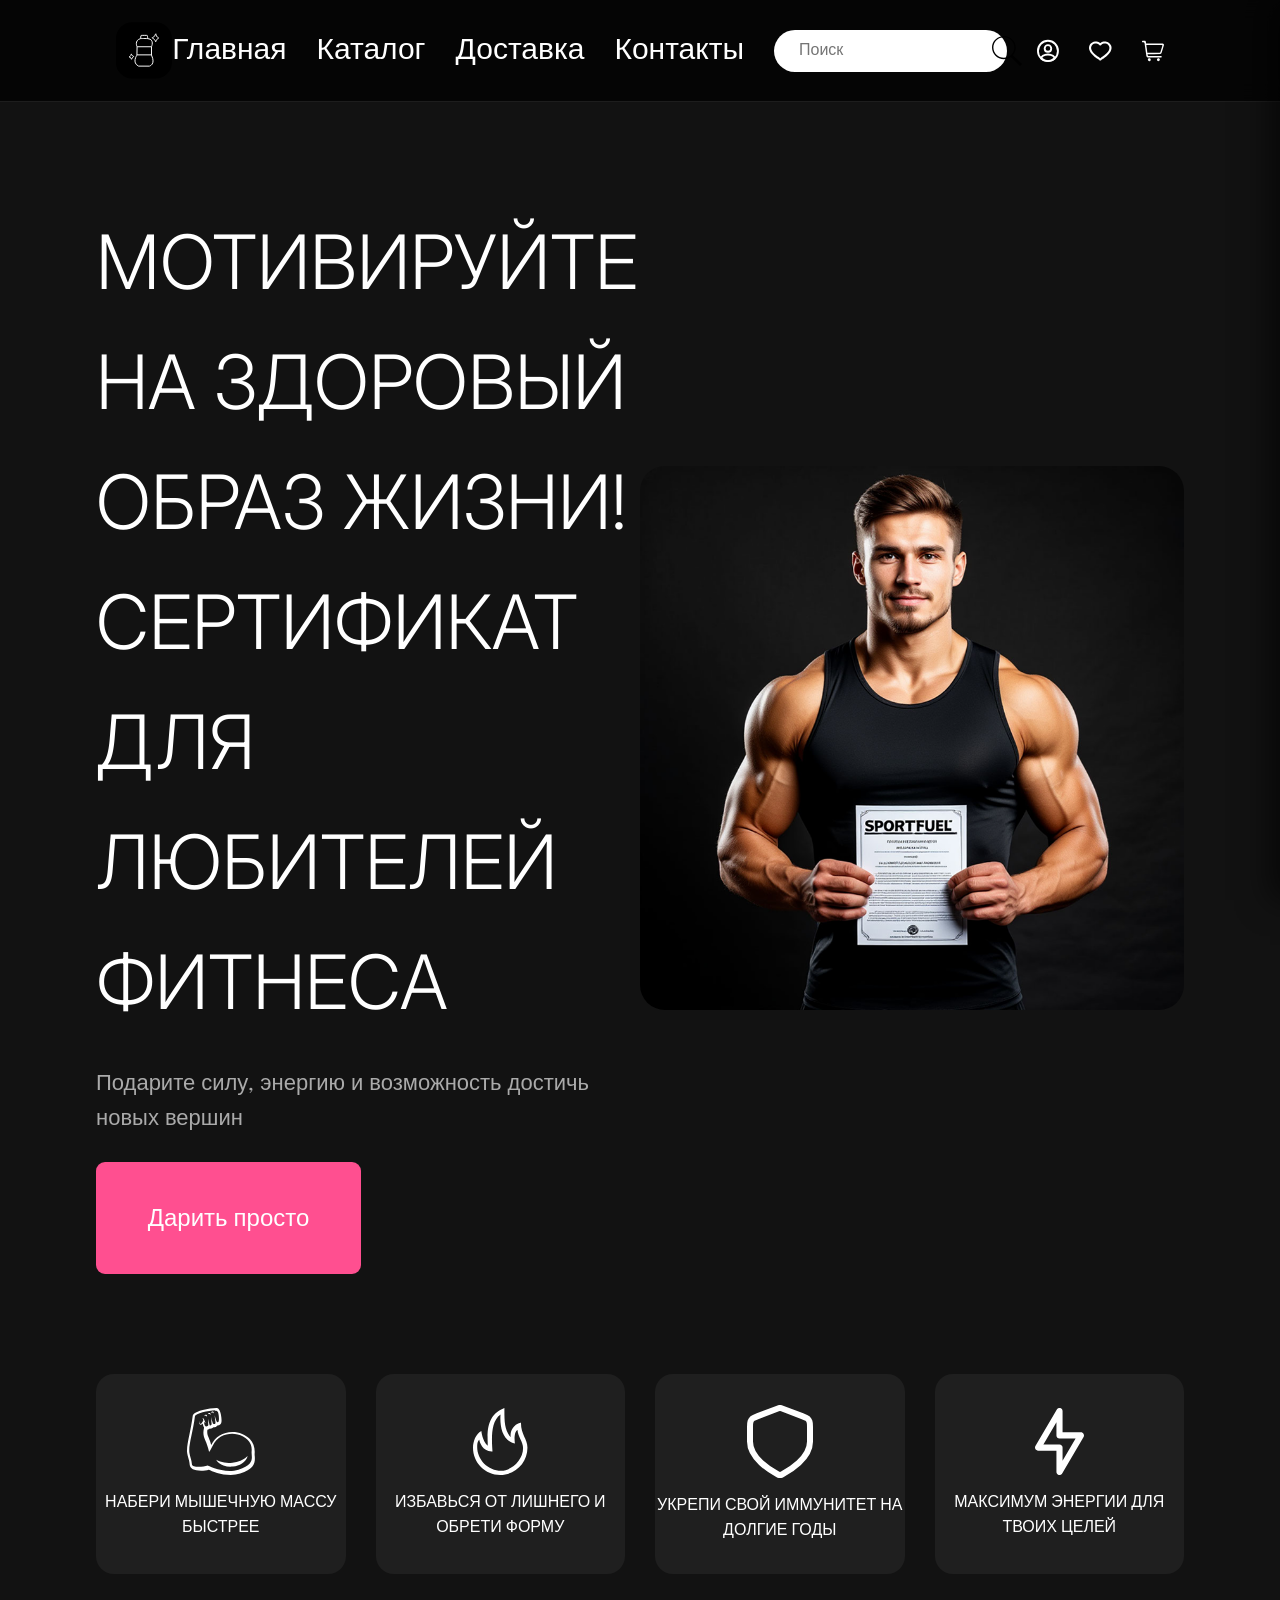
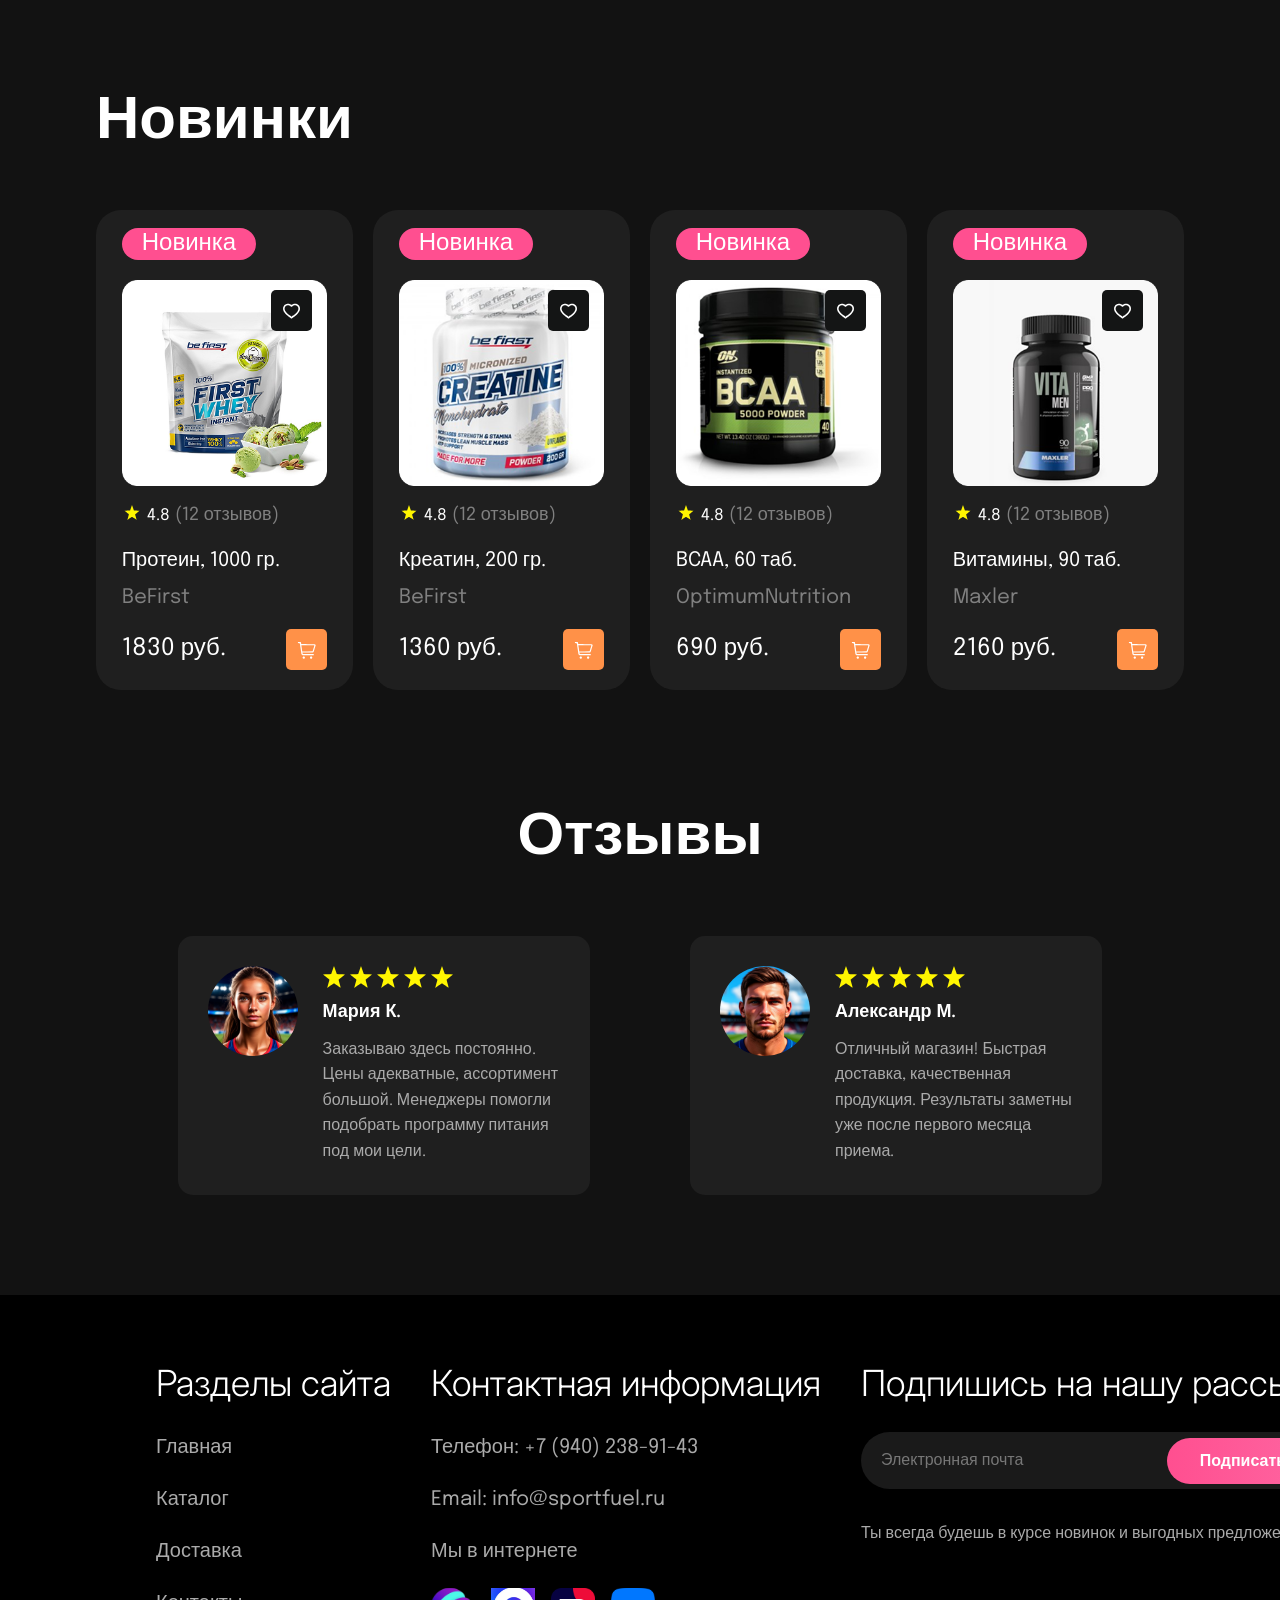
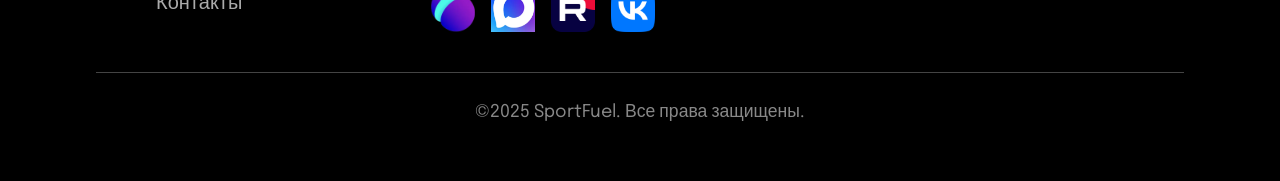
<file: index.html>
<!DOCTYPE html>
<html lang="ru">
<head>
    <meta charset="UTF-8">
    <meta name="viewport" content="width=device-width, initial-scale=1.0">
    <title>SportFuel — Интернет-магазин спортивного питания</title>
    <link rel="stylesheet" href="assets/css/header-footer.css">
    <link rel="stylesheet" href="assets/css/index.css">
    <link rel="stylesheet" href="assets/css/conf.css">
    <link href="https://fonts.googleapis.com/css2?family=Epilogue:ital,wght@0,100..900;1,100..900&family=Inter:ital,opsz,wght@0,14..32,100..900;1,14..32,100..900&display=swap" rel="stylesheet">
</head>
<body>

<!-- === HEADER === -->
<header class="header">
    <div class="header__inner">

        <a href="index.html" class="header__logo">
            <img src="assets/images/systemImg/logo.svg" alt="SportFuel">
        </a>

        <input type="checkbox" id="burger" class="header__burger-checkbox" aria-label="Открыть меню">

        <label for="burger" class="header__overlay"></label>

        <label for="burger" class="header__burger-button">
            <span class="header__burger-line"></span>
            <span class="header__burger-line"></span>
            <span class="header__burger-line"></span>
        </label>

        <nav class="header__nav">
            <a href="index.html" class="header__nav-link">Главная</a>
            <a href="katalog.html" class="header__nav-link">Каталог</a>
            <a href="payment_and_delivery.html" class="header__nav-link">Доставка</a>
            <a href="order.html" class="header__nav-link">Контакты</a>

            <div class="header__search">
                <input type="text" placeholder="Поиск" class="header__search-input">
                <img src="assets/images/systemImg/search.svg" alt="Поиск">
            </div>

            <a href="profile.html" class="header__icon-link">
                <img src="assets/images/systemImg/profile.svg" alt="Профиль">
            </a>
            <a href="favorite.html" class="header__icon-link">
                <img src="assets/images/systemImg/favorite.svg" alt="Избранное">
            </a>
            <a href="cart.html" class="header__icon-link">
                <img src="assets/images/systemImg/cart.svg" alt="Корзина">
            </a>
        </nav>

        <div class="header__mobile-menu">
            <div class="header__mobile-inner">
                <a href="index.html" class="header__mobile-link">
                    <img src="assets/images/systemImg/home.svg" alt="Главная">
                    <span>Главная</span>
                </a>
                <a href="katalog.html" class="header__mobile-link">
                    <img src="assets/images/systemImg/list.svg" alt="Каталог">
                    <span>Каталог</span>
                </a>
                <a href="payment_and_delivery.html" class="header__mobile-link">
                    <img src="assets/images/systemImg/truck.svg" alt="Доставка">
                    <span>Доставка</span>
                </a>
                <a href="order.html" class="header__mobile-link">
                    <img src="assets/images/systemImg/phone.svg" alt="Контакты">
                    <span>Контакты</span>
                </a>

                <div class="header__mobile-controls">
                    <div class="header__mobile-search">
                        <input type="text" placeholder="Поиск...">
                        <img src="assets/images/systemImg/search.svg" alt="Поиск">
                    </div>
                    <div class="header__mobile-icons">
                        <a href="reg-in.html" class="header__mobile-icon">
                            <img src="assets/images/systemImg/profile.svg" alt="Профиль">
                        </a>
                        <a href="favorite.html" class="header__mobile-icon">
                            <img src="assets/images/systemImg/favorite.svg" alt="Избранное">
                        </a>
                        <a href="cart.html" class="header__mobile-icon">
                            <img src="assets/images/systemImg/cart.svg" alt="Корзина">
                        </a>
                    </div>
                </div>
            </div>
        </div>
    </div>
</header>

<main class="main">
    <div class="main__container">

        <section class="hero">
            <div class="hero__content">
                <div class="hero__text">
                    <h2 class="hero__title">МОТИВИРУЙТЕ НА ЗДОРОВЫЙ ОБРАЗ ЖИЗНИ! СЕРТИФИКАТ ДЛЯ ЛЮБИТЕЛЕЙ ФИТНЕСА</h2>
                    <p class="hero__desc">Подарите силу, энергию и возможность достичь новых вершин</p>
                </div>
                <button class="hero__button">Дарить просто</button>
            </div>
            <div class="hero__image">
                <img src="assets/images/systemImg/Банер_ДляГлавнойСтраницы 1.png" alt="Спортивное питание">
            </div>
        </section>

        <!-- преимущества -->
        <section class="benefits">
            <div class="benefit">
                <img src="assets/images/systemImg/arm.svg" alt="Набор массы">
                <p class="benefit__text">НАБЕРИ МЫШЕЧНУЮ МАССУ БЫСТРЕЕ</p>
            </div>
            <div class="benefit">
                <img src="assets/images/systemImg/fire.svg" alt="Сжигание жира">
                <p class="benefit__text">ИЗБАВЬСЯ ОТ ЛИШНЕГО И ОБРЕТИ ФОРМУ</p>
            </div>
            <div class="benefit">
                <img src="assets/images/systemImg/shield.svg" alt="Иммунитет">
                <p class="benefit__text">УКРЕПИ СВОЙ ИММУНИТЕТ НА ДОЛГИЕ ГОДЫ</p>
            </div>
            <div class="benefit">
                <img src="assets/images/systemImg/lightning.svg" alt="Энергия">
                <p class="benefit__text">МАКСИМУМ ЭНЕРГИИ ДЛЯ ТВОИХ ЦЕЛЕЙ</p>
            </div>
        </section>

        <!-- новинки -->
        <section class="products">
            <div class="products__header">
                <h2 class="products__title">Новинки</h2>
            </div>

            <div class="products__grid">
                <div class="product-card">
                    <div class="product-card__inner">
                        <div class="product-card__new">Новинка</div>

                        <button class="product-card__favorite">
                            <img src="assets/images/systemImg/heart_favoroite_button_for_cart.svg" alt="В избранное">
                        </button>

                        <a href="carta-tovara.html" class="product-card__link">
                            <img src="assets/images/product/BeFirst_Whey1.png" alt="Протеин BeFirst" class="product-card__image">
                        </a>

                        <div class="product-card__rating">
                            <img src="assets/images/systemImg/star.svg" alt="★">
                            <span>4.8</span>
                            <span class="product-card__reviews">(12 отзывов)</span>
                        </div>

                        <a href="carta-tovara.html" class="product-card__link">
                            <p class="product-card__name">Протеин, 1000 гр.</p>
                            <p class="product-card__brand">BeFirst</p>
                        </a>

                        <div class="product-card__bottom">
                            <span class="product-card__price">1830 руб.</span>
                            <button class="product-card__cart">
                                <img src="assets/images/systemImg/add_cart.svg" alt="В корзину">
                            </button>
                        </div>
                    </div>
                </div>
                <div class="product-card">
                    <div class="product-card__inner">
                        <div class="product-card__new">Новинка</div>

                        <button class="product-card__favorite">
                            <img src="assets/images/systemImg/heart_favoroite_button_for_cart.svg" alt="В избранное">
                        </button>

                        <a href="carta-tovara.html" class="product-card__link">
                            <img src="assets/images/product/BeFirst_Creatine2.png" alt="Протеин BeFirst" class="product-card__image">
                        </a>

                        <div class="product-card__rating">
                            <img src="assets/images/systemImg/star.svg" alt="★">
                            <span>4.8</span>
                            <span class="product-card__reviews">(12 отзывов)</span>
                        </div>

                        <a href="carta-tovara.html" class="product-card__link">
                            <p class="product-card__name">Креатин, 200 гр.</p>
                            <p class="product-card__brand">BeFirst</p>
                        </a>

                        <div class="product-card__bottom">
                            <span class="product-card__price">1360 руб.</span>
                            <button class="product-card__cart">
                                <img src="assets/images/systemImg/add_cart.svg" alt="В корзину">
                            </button>
                        </div>
                    </div>
                </div>
                <div class="product-card">
                    <div class="product-card__inner">
                        <div class="product-card__new">Новинка</div>

                        <button class="product-card__favorite">
                            <img src="assets/images/systemImg/heart_favoroite_button_for_cart.svg" alt="В избранное">
                        </button>

                        <a href="carta-tovara.html" class="product-card__link">
                            <img src="assets/images/product/OptimumNutrition_BCAA1.png" alt="Протеин BeFirst" class="product-card__image">
                        </a>

                        <div class="product-card__rating">
                            <img src="assets/images/systemImg/star.svg" alt="★">
                            <span>4.8</span>
                            <span class="product-card__reviews">(12 отзывов)</span>
                        </div>

                        <a href="carta-tovara.html" class="product-card__link">
                            <p class="product-card__name">BCAA, 60 таб.</p>
                            <p class="product-card__brand">OptimumNutrition</p>
                        </a>

                        <div class="product-card__bottom">
                            <span class="product-card__price">690 руб.</span>
                            <button class="product-card__cart">
                                <img src="assets/images/systemImg/add_cart.svg" alt="В корзину">
                            </button>
                        </div>
                    </div>
                </div>
                <div class="product-card">
                    <div class="product-card__inner">
                        <div class="product-card__new">Новинка</div>

                        <button class="product-card__favorite">
                            <img src="assets/images/systemImg/heart_favoroite_button_for_cart.svg" alt="В избранное">
                        </button>

                        <a href="carta-tovara.html" class="product-card__link">
                            <img src="assets/images/product/MaxlerVitamen_Витамины1.png" alt="Протеин BeFirst" class="product-card__image">
                        </a>

                        <div class="product-card__rating">
                            <img src="assets/images/systemImg/star.svg" alt="★">
                            <span>4.8</span>
                            <span class="product-card__reviews">(12 отзывов)</span>
                        </div>

                        <a href="carta-tovara.html" class="product-card__link">
                            <p class="product-card__name">Витамины, 90 таб.</p>
                            <p class="product-card__brand">Maxler</p>
                        </a>

                        <div class="product-card__bottom">
                            <span class="product-card__price">2160 руб.</span>
                            <button class="product-card__cart">
                                <img src="assets/images/systemImg/add_cart.svg" alt="В корзину">
                            </button>
                        </div>
                    </div>
                </div>
            </div>
        </section>

        <section class="reviews">
            <h2 class="reviews__title">Отзывы</h2>
            <div class="reviews__grid">
                <article class="review">
                    <img src="assets/images/systemImg/avatar-Maria-placeholder.jpeg" alt="Мария К." class="review__avatar">
                    <div class="review__content">
                        <div class="review__stars">
                            <img src="assets/images/systemImg/star.svg" alt="★">
                            <img src="assets/images/systemImg/star.svg" alt="★">
                            <img src="assets/images/systemImg/star.svg" alt="★">
                            <img src="assets/images/systemImg/star.svg" alt="★">
                            <img src="assets/images/systemImg/star.svg" alt="★">
                        </div>
                        <h3 class="review__name">Мария К.</h3>
                        <p class="review__text">Заказываю здесь постоянно. Цены адекватные, ассортимент большой. Менеджеры помогли подобрать программу питания под мои цели.</p>
                    </div>
                </article>
                <article class="review">
                    <img src="assets/images/systemImg/avatar-Alexandr-placeholder.jpeg" alt="Александр М." class="review__avatar">
                    <div class="review__content">
                        <div class="review__stars">
                            <img src="assets/images/systemImg/star.svg" alt="★">
                            <img src="assets/images/systemImg/star.svg" alt="★">
                            <img src="assets/images/systemImg/star.svg" alt="★">
                            <img src="assets/images/systemImg/star.svg" alt="★">
                            <img src="assets/images/systemImg/star.svg" alt="★">
                        </div>
                        <h3 class="review__name">Александр М.</h3>
                        <p class="review__text">Отличный магазин! Быстрая доставка, качественная продукция. Результаты заметны уже после первого месяца приема.</p>
                    </div>
                </article>
            </div>
        </section>
    </div>
</main>

<!-- === FOOTER === -->
<footer class="footer">
    <div class="footer__inner">
        <div class="footer__column">
            <img src="assets/images/systemImg/logo.svg" alt="SportFuel" class="footer__logo">
        </div>
        <div class="footer__column">
            <h3 class="footer__title">Разделы сайта</h3>
            <a href="index.html" class="footer__link">Главная</a>
            <a href="katalog.html" class="footer__link">Каталог</a>
            <a href="payment_and_delivery.html" class="footer__link">Доставка</a>
            <a href="order.html" class="footer__link">Контакты</a>
        </div>
        <div class="footer__column">
            <h3 class="footer__title">Контактная информация</h3>
            <a href="tel:+79402389143" class="footer__link">Телефон: +7 (940) 238-91-43</a>
            <a href="mailto:info@sportfuel.ru" class="footer__link">Email: info@sportfuel.ru</a>
            <a href="#" class="footer__link">Мы в интернете</a>
            <div class="footer__socials">
                <img src="assets/images/systemImg/Сферум_Logo.svg" alt="Сферум">
                <img src="assets/images/systemImg/Max_logo.svg" alt="Max">
                <img src="assets/images/systemImg/Rutube.svg" alt="Rutube">
                <img src="assets/images/systemImg/VK_Logo 1.svg" alt="VK">
            </div>
        </div>
        <div class="footer__column">
            <h3 class="footer__title">Подпишись на нашу рассылку</h3>
            <div class="footer__subscribe">
                <input type="email" placeholder="Электронная почта">
                <button>Подписаться</button>
            </div>
            <p class="footer__subscribe-text">Ты всегда будешь в курсе новинок и выгодных предложений!</p>
        </div>
    </div>
    <div class="footer__copyright">©2025 SportFuel. Все права защищены.</div>
</footer>

</body>
</html>
</file>
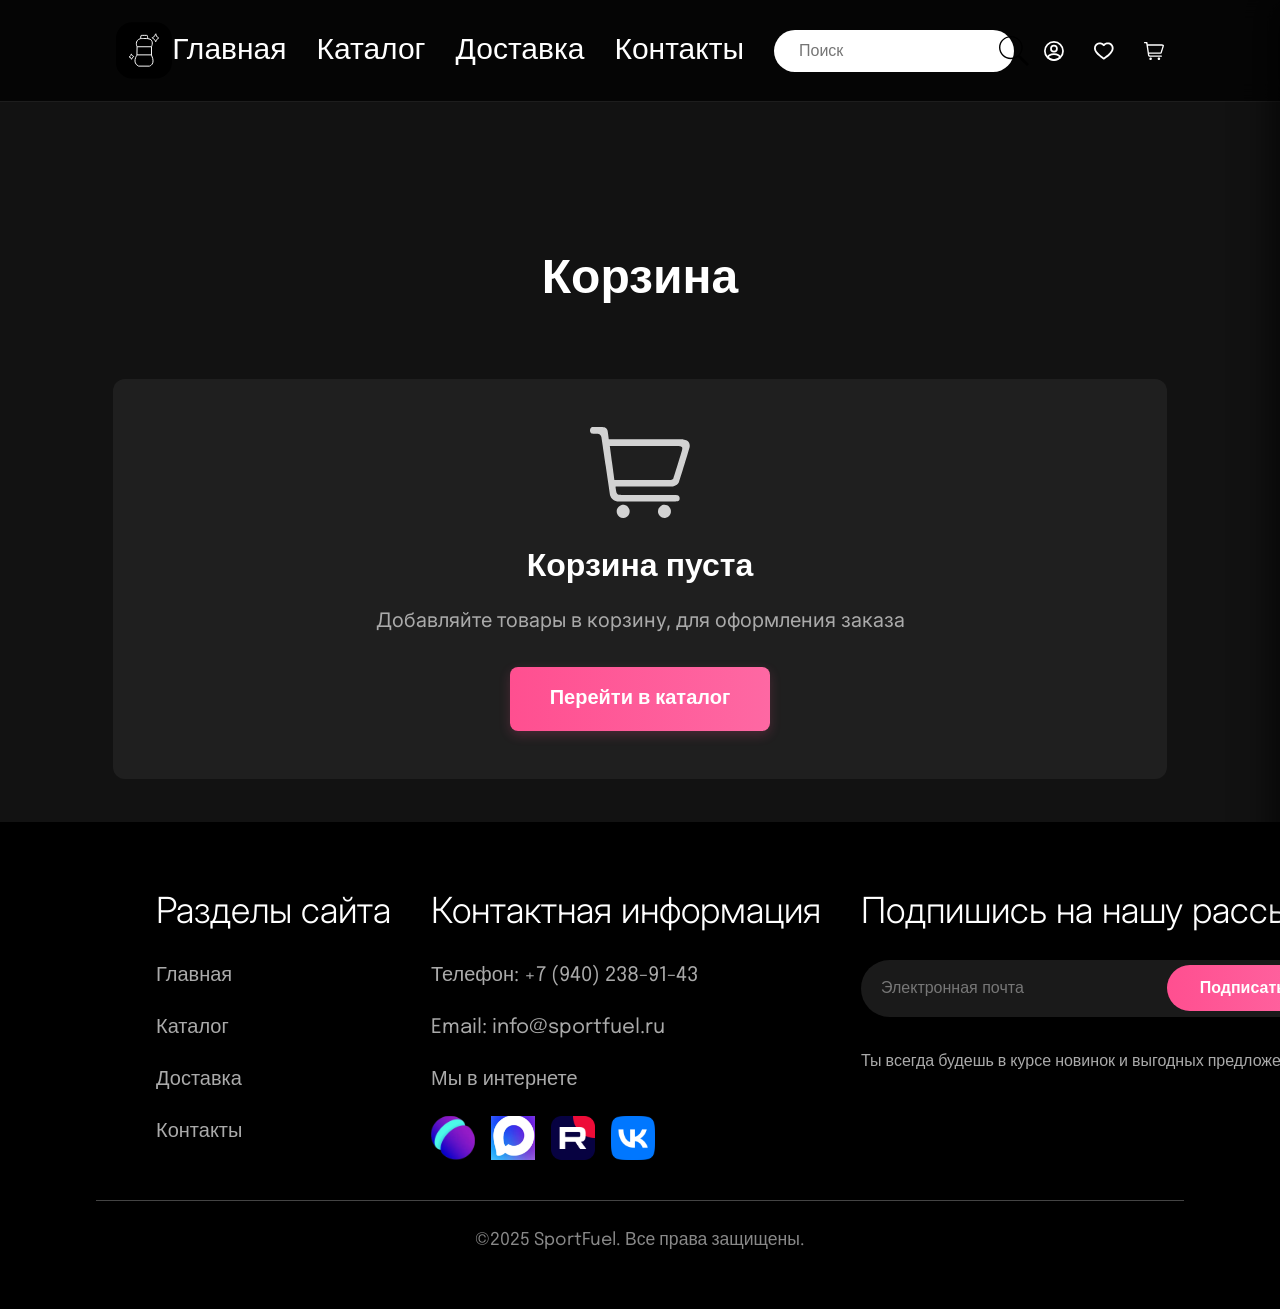
<file: cart.html>
<!DOCTYPE html>
<html lang="ru">
<head>
  <meta charset="UTF-8">
  <meta name="viewport" content="width=device-width, initial-scale=1.0">
  <title>Корзина — SportFuel</title>
    <link rel="stylesheet" href="assets/css/index.css">
  <link rel="stylesheet" href="assets/css/header-footer.css">
  <link rel="stylesheet" href="assets/css/cart.css">
  <link rel="preconnect" href="https://fonts.googleapis.com">
  <link rel="preconnect" href="https://fonts.gstatic.com" crossorigin>
  <link href="https://fonts.googleapis.com/css2?family=Epilogue:ital,wght@0,100..900;1,100..900&display=swap" rel="stylesheet">
  <link href="https://fonts.googleapis.com/css2?family=Inter:ital,opsz,wght@0,14..32,100..900;1,14..32,100..900&display=swap" rel="stylesheet">
</head>
<body>

<!-- ===== HEADER ==== -->
<header class="header">
  <div class="header__inner">
    <a href="index.html" class="header__logo">
      <img src="assets/images/systemImg/logo.svg" alt="SportFuel">
    </a>

    <input type="checkbox" id="burger" class="header__burger-checkbox">
    <label for="burger" class="header__overlay"></label>
    <label for="burger" class="header__burger-button">
      <span class="header__burger-line"></span>
      <span class="header__burger-line"></span>
      <span class="header__burger-line"></span>
    </label>

    <nav class="header__nav">
      <a href="index.html" class="header__nav-link">Главная</a>
      <a href="katalog.html" class="header__nav-link">Каталог</a>
      <a href="payment_and_delivery.html" class="header__nav-link">Доставка</a>
      <a href="order.html" class="header__nav-link">Контакты</a>

      <div class="header__search">
        <input type="text" placeholder="Поиск" class="header__search-input">
        <img src="assets/images/systemImg/search.svg" alt="Поиск">
      </div>

      <a href="profile.html" class="header__icon-link">
        <img src="assets/images/systemImg/profile.svg" alt="Профиль">
      </a>
      <a href="favorite.html" class="header__icon-link">
        <img src="assets/images/systemImg/favorite.svg" alt="Избранное">
      </a>
      <a href="cart.html" class="header__icon-link">
        <img src="assets/images/systemImg/cart.svg" alt="Корзина">
      </a>
    </nav>

    <div class="header__mobile-menu">
      <div class="header__mobile-inner">
        <a href="index.html" class="header__mobile-link">
          <img src="assets/images/systemImg/home.svg" alt="Главная">
          <span>Главная</span>
        </a>
        <a href="katalog.html" class="header__mobile-link">
          <img src="assets/images/systemImg/list.svg" alt="Каталог">
          <span>Каталог</span>
        </a>
        <a href="payment_and_delivery.html" class="header__mobile-link">
          <img src="assets/images/systemImg/truck.svg" alt="Доставка">
          <span>Доставка</span>
        </a>
        <a href="order.html" class="header__mobile-link">
          <img src="assets/images/systemImg/phone.svg" alt="Контакты">
          <span>Контакты</span>
        </a>

        <div class="header__mobile-controls">
          <div class="header__mobile-search">
            <input type="text" placeholder="Поиск...">
            <img src="assets/images/systemImg/search.svg" alt="Поиск">
          </div>
          <div class="header__mobile-icons">
            <a href="reg-in.html" class="header__mobile-icon">
              <img src="assets/images/systemImg/profile.svg" alt="Профиль">
            </a>
            <a href="favorite.html" class="header__mobile-icon">
              <img src="assets/images/systemImg/favorite.svg" alt="Избранное">
            </a>
            <a href="cart.html" class="header__mobile-icon">
              <img src="assets/images/systemImg/cart.svg" alt="Корзина">
            </a>
          </div>
        </div>
      </div>
    </div>
  </div>
</header>

<main class="cart">
  <div class="cart__container">
    <h1 class="cart__title">Корзина</h1>

    <div class="cart__empty">
      <img src="assets/images/systemImg/cart.svg" alt="Корзина пуста" class="cart__empty-icon">
      <h2 class="cart__empty-title">Корзина пуста</h2>
      <p class="cart__empty-text">
        Добавляйте товары в корзину, для оформления заказа
      </p>
      <a href="katalog.html" class="cart__empty-button">Перейти в каталог</a>
    </div>
  </div>
</main>

<!-- === FOOTER ==== -->
<footer class="footer">
  <div class="footer__inner">
    <div class="footer__column">
      <img src="assets/images/systemImg/logo.svg" alt="SportFuel" class="footer__logo">
    </div>
    <div class="footer__column">
      <h3 class="footer__title">Разделы сайта</h3>
      <a href="index.html" class="footer__link">Главная</a>
      <a href="katalog.html" class="footer__link">Каталог</a>
      <a href="payment_and_delivery.html" class="footer__link">Доставка</a>
      <a href="order.html" class="footer__link">Контакты</a>
    </div>
    <div class="footer__column">
      <h3 class="footer__title">Контактная информация</h3>
      <a href="tel:+79402389143" class="footer__link">Телефон: +7 (940) 238-91-43</a>
      <a href="mailto:info@sportfuel.ru" class="footer__link">Email: info@sportfuel.ru</a>
      <a href="#" class="footer__link">Мы в интернете</a>
      <div class="footer__socials">
        <img src="assets/images/systemImg/Сферум_Logo.svg" alt="Сферум">
        <img src="assets/images/systemImg/Max_logo.svg" alt="Max">
        <img src="assets/images/systemImg/Rutube.svg" alt="Rutube">
        <img src="assets/images/systemImg/VK_Logo 1.svg" alt="VK">
      </div>
    </div>
    <div class="footer__column">
      <h3 class="footer__title">Подпишись на нашу рассылку</h3>
      <div class="footer__subscribe">
        <input type="email" placeholder="Электронная почта" class="footer__subscribe-input">
        <button class="footer__subscribe-btn">Подписаться</button>
      </div>
      <p class="footer__subscribe-text">Ты всегда будешь в курсе новинок и выгодных предложений!</p>
    </div>
  </div>
  <div class="footer__copyright">©2025 SportFuel. Все права защищены.</div>
</footer>

</body>
</html>
</file>
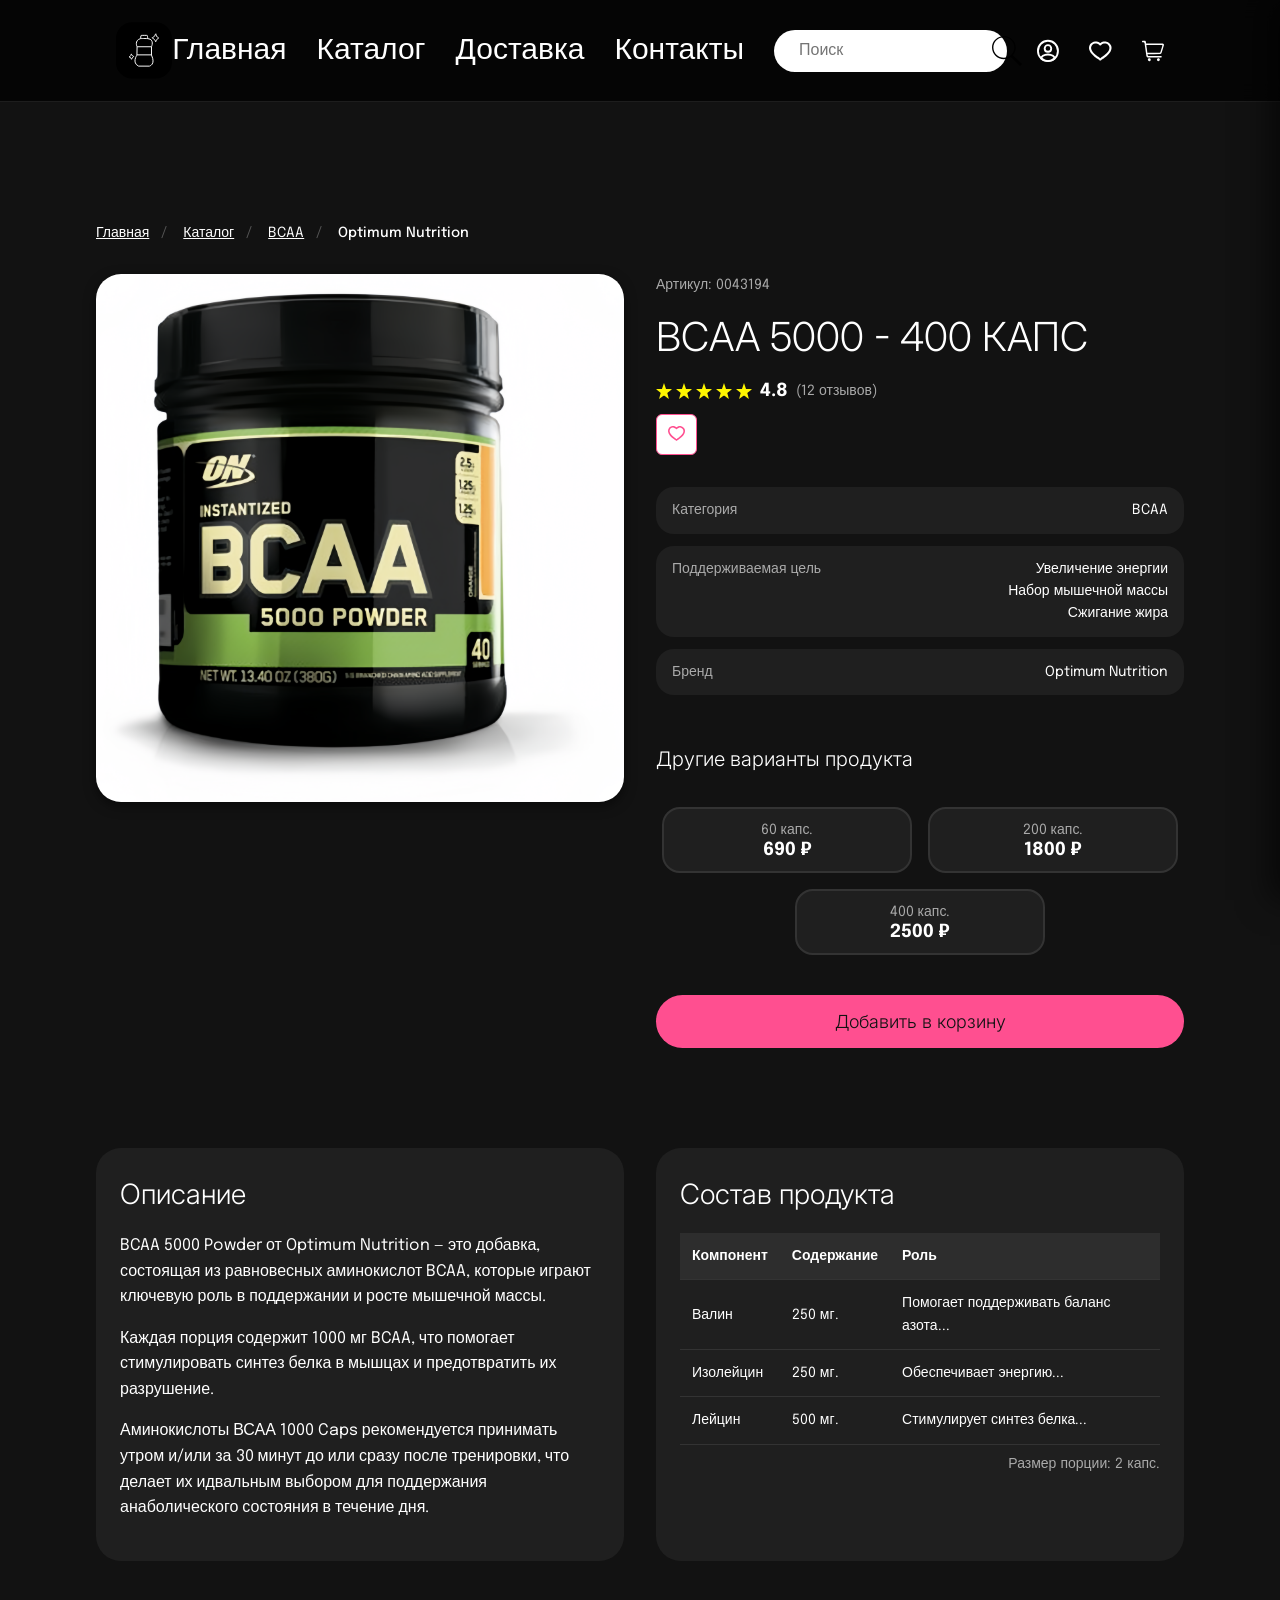
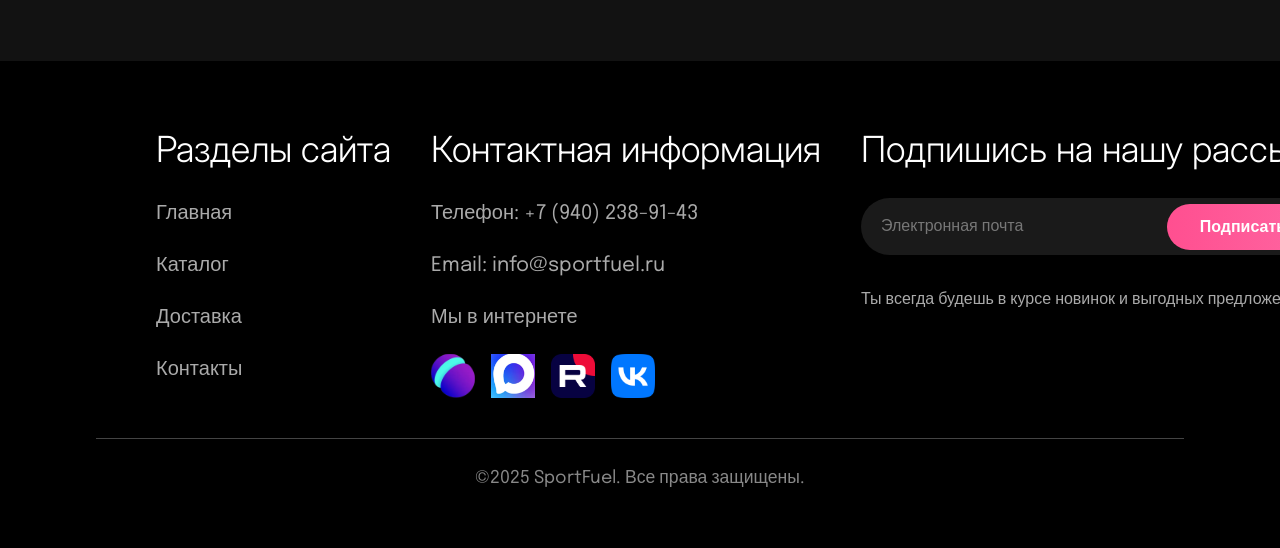
<file: carta-tovara.html>
<!DOCTYPE html>
<html lang="ru">
<head>
  <meta charset="UTF-8">
  <meta name="viewport" content="width=device-width, initial-scale=1.0">
  <title>BCAA 5000 - 400 КАПС | Optimum Nutrition</title>
  <link rel="stylesheet" href="assets/css/conf.css">
  <link rel="stylesheet" href="assets/css/header-footer.css">
  <link rel="stylesheet" href="assets/css/carta-tovara.css">
  <link rel="preconnect" href="https://fonts.googleapis.com">
  <link rel="preconnect" href="https://fonts.gstatic.com" crossorigin>
  <link href="https://fonts.googleapis.com/css2?family=Epilogue:ital,wght@0,100..900;1,100..900&display=swap" rel="stylesheet">
  <link href="https://fonts.googleapis.com/css2?family=Inter:ital,opsz,wght@0,14..32,100..900;1,14..32,100..900&display=swap" rel="stylesheet">
</head>
<body>

<!-- === HEADER ===== -->
<header class="header">
  <div class="header__inner">
    <a href="index.html" class="header__logo">
      <img src="assets/images/systemImg/logo.svg" alt="SportFuel">
    </a>

    <input type="checkbox" id="burger" class="header__burger-checkbox">
    <label for="burger" class="header__overlay"></label>
    <label for="burger" class="header__burger-button">
      <span class="header__burger-line"></span>
      <span class="header__burger-line"></span>
      <span class="header__burger-line"></span>
    </label>

    <nav class="header__nav">
      <a href="index.html" class="header__nav-link">Главная</a>
      <a href="katalog.html" class="header__nav-link">Каталог</a>
      <a href="payment_and_delivery.html" class="header__nav-link">Доставка</a>
      <a href="order.html" class="header__nav-link">Контакты</a>

      <div class="header__search">
        <input type="text" placeholder="Поиск" class="header__search-input">
        <img src="assets/images/systemImg/search.svg" alt="Поиск">
      </div>

      <a href="profile.html" class="header__icon-link">
        <img src="assets/images/systemImg/profile.svg" alt="Профиль">
      </a>
      <a href="favorite.html" class="header__icon-link">
        <img src="assets/images/systemImg/favorite.svg" alt="Избранное">
      </a>
      <a href="cart.html" class="header__icon-link">
        <img src="assets/images/systemImg/cart.svg" alt="Корзина">
      </a>
    </nav>

    <div class="header__mobile-menu">
      <div class="header__mobile-inner">
        <a href="index.html" class="header__mobile-link">
          <img src="assets/images/systemImg/home.svg" alt="Главная">
          <span>Главная</span>
        </a>
        <a href="katalog.html" class="header__mobile-link">
          <img src="assets/images/systemImg/list.svg" alt="Каталог">
          <span>Каталог</span>
        </a>
        <a href="payment_and_delivery.html" class="header__mobile-link">
          <img src="assets/images/systemImg/truck.svg" alt="Доставка">
          <span>Доставка</span>
        </a>
        <a href="order.html" class="header__mobile-link">
          <img src="assets/images/systemImg/phone.svg" alt="Контакты">
          <span>Контакты</span>
        </a>

        <div class="header__mobile-controls">
          <div class="header__mobile-search">
            <input type="text" placeholder="Поиск...">
            <img src="assets/images/systemImg/search.svg" alt="Поиск">
          </div>
          <div class="header__mobile-icons">
            <a href="reg-in.html" class="header__mobile-icon">
              <img src="assets/images/systemImg/profile.svg" alt="Профиль">
            </a>
            <a href="favorite.html" class="header__mobile-icon">
              <img src="assets/images/systemImg/favorite.svg" alt="Избранное">
            </a>
            <a href="cart.html" class="header__mobile-icon">
              <img src="assets/images/systemImg/cart.svg" alt="Корзина">
            </a>
          </div>
        </div>
      </div>
    </div>
  </div>
</header>

<!-- ========== MAIN ========== -->
<main class="product">
  <div class="product__container">
    <!-- ==== путь к странице ==== -->
    <nav class="breadcrumbs">
      <ol class="breadcrumbs__list">
        <li class="breadcrumbs__item">
          <a href="index.html" class="breadcrumbs__link">Главная</a>
        </li>
        <li class="breadcrumbs__item">
          <a href="katalog.html" class="breadcrumbs__link">Каталог</a>
        </li>
        <li class="breadcrumbs__item">
          <a href="#" class="breadcrumbs__link">BCAA</a>
        </li>
        <li class="breadcrumbs__item">
          <span class="breadcrumbs__current">Optimum Nutrition</span>
        </li>
      </ol>
    </nav>

    <section class="product__main">
      <div class="product__image">
        <img src="assets/images/product/product-bcaa.png" alt="BCAA 5000 Powder от Optimum Nutrition">
      </div>

      <div class="product__info">
        <div class="product__info-top">
          <span class="product__info-sku">Артикул: 0043194</span>
          <h1 class="product__info-title">BCAA 5000 - 400 КАПС</h1>
          <div class="product__info-rating">
            <div class="product__info-stars">
              <img src="assets/images/systemImg/star.svg" alt="★">
              <img src="assets/images/systemImg/star.svg" alt="★">
              <img src="assets/images/systemImg/star.svg" alt="★">
              <img src="assets/images/systemImg/star.svg" alt="★">
              <img src="assets/images/systemImg/star.svg" alt="★">
            </div>
            <span class="product__info-rating-value">4.8</span>
            <span class="product__info-rating-count">(12 отзывов)</span>
          </div>
          <div class="product__info-social">
            <button class="product__info-social-btn" aria-label="Поделиться">
              <img src="assets/images/systemImg/Heart_favorite.svg" alt="Избранное">
            </button>
          </div>
        </div>

        <div class="product__specs">
          <div class="product__specs-row">
            <span class="product__specs-label">Категория</span>
            <span class="product__specs-value">BCAA</span>
          </div>
          <div class="product__specs-row">
            <span class="product__specs-label">Поддерживаемая цель</span>
            <span class="product__specs-value">Увеличение энергии<br>Набор мышечной массы<br>Сжигание жира</span>
          </div>
          <div class="product__specs-row">
            <span class="product__specs-label">Бренд</span>
            <span class="product__specs-value">Optimum Nutrition</span>
          </div>
        </div>

        <div class="product__variations">
          <h2 class="product__variations-title">Другие варианты продукта</h2>
          <div class="product__variations-options">
            <button class="product__variations-option">
              <span class="product__variations-option-quantity">60 капс.</span>
              <span class="product__variations-option-price">690 ₽</span>
            </button>
            <button class="product__variations-option">
              <span class="product__variations-option-quantity">200 капс.</span>
              <span class="product__variations-option-price">1800 ₽</span>
            </button>
            <button class="product__variations-option">
              <span class="product__variations-option-quantity">400 капс.</span>
              <span class="product__variations-option-price">2500 ₽</span>
            </button>
          </div>
        </div>

        <button class="product__action-btn product__action-btn--primary">
          Добавить в корзину
        </button>
      </div>
    </section>

    <section class="product__details">
      <div class="product__details-section">
        <h2 class="product__details-section-title">Описание</h2>
        <div class="product__details-content">
          <p>BCAA 5000 Powder от Optimum Nutrition — это добавка, состоящая из равновесных аминокислот BCAA, которые играют ключевую роль в поддержании и росте мышечной массы.</p>
          <p>Каждая порция содержит 1000 мг BCAA, что помогает стимулировать синтез белка в мышцах и предотвратить их разрушение.</p>
          <p>Аминокислоты ВСАА 1000 Caps рекомендуется принимать утром и/или за 30 минут до или сразу после тренировки, что делает их идвальным выбором для поддержания анаболического состояния в течение дня.</p>
        </div>
      </div>

      <div class="product__details-section">
        <h2 class="product__details-section-title">Состав продукта</h2>
        <table class="product__composition">
          <thead>
            <tr>
              <th>Компонент</th>
              <th>Содержание</th>
              <th>Роль</th>
            </tr>
          </thead>
          <tbody>
            <tr>
              <td>Валин</td>
              <td>250 мг.</td>
              <td>Помогает поддерживать баланс азота...</td>
            </tr>
            <tr>
              <td>Изолейцин</td>
              <td>250 мг.</td>
              <td>Обеспечивает энергию...</td>
            </tr>
            <tr>
              <td>Лейцин</td>
              <td>500 мг.</td>
              <td>Стимулирует синтез белка...</td>
            </tr>
          </tbody>
        </table>
        <div class="product__composition-note">
          Размер порции: 2 капс.
        </div>
      </div>
    </section>
  </div>
</main>

<!-- ===== FOOTER ==== -->
<footer class="footer">
  <div class="footer__inner">
    <div class="footer__column">
      <img src="assets/images/systemImg/logo.svg" alt="SportFuel" class="footer__logo">
    </div>
    <div class="footer__column">
      <h3 class="footer__title">Разделы сайта</h3>
      <a href="index.html" class="footer__link">Главная</a>
      <a href="katalog.html" class="footer__link">Каталог</a>
      <a href="payment_and_delivery.html" class="footer__link">Доставка</a>
      <a href="order.html" class="footer__link">Контакты</a>
    </div>
    <div class="footer__column">
      <h3 class="footer__title">Контактная информация</h3>
      <a href="tel:+79402389143" class="footer__link">Телефон: +7 (940) 238-91-43</a>
      <a href="mailto:info@sportfuel.ru" class="footer__link">Email: info@sportfuel.ru</a>
      <a href="#" class="footer__link">Мы в интернете</a>
      <div class="footer__socials">
        <img src="assets/images/systemImg/Сферум_Logo.svg" alt="Сферум">
        <img src="assets/images/systemImg/Max_logo.svg" alt="Max">
        <img src="assets/images/systemImg/Rutube.svg" alt="Rutube">
        <img src="assets/images/systemImg/VK_Logo 1.svg" alt="VK">
      </div>
    </div>
    <div class="footer__column">
      <h3 class="footer__title">Подпишись на нашу рассылку</h3>
      <div class="footer__subscribe">
        <input type="email" placeholder="Электронная почта" class="footer__subscribe-input">
        <button class="footer__subscribe-btn">Подписаться</button>
      </div>
      <p class="footer__subscribe-text">Ты всегда будешь в курсе новинок и выгодных предложений!</p>
    </div>
  </div>
  <div class="footer__copyright">©2025 SportFuel. Все права защищены.</div>
</footer>

</body>
</html>
</file>
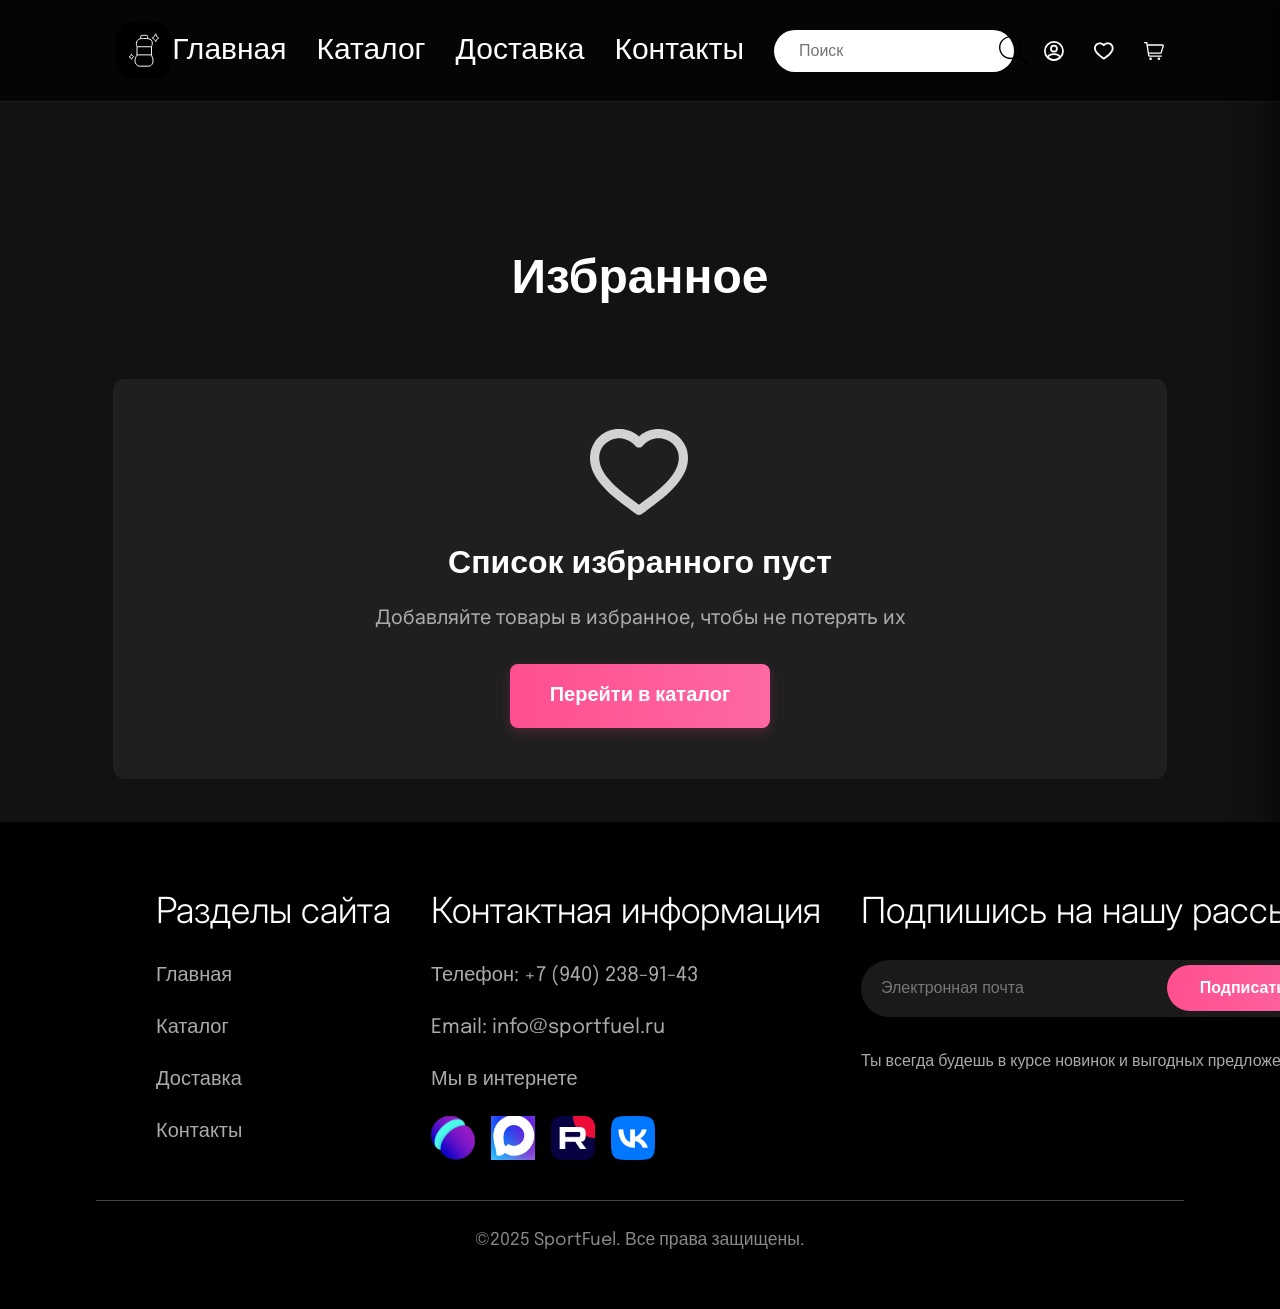
<file: favorite.html>
<!DOCTYPE html>
<html lang="ru">
<head>
  <meta charset="UTF-8">
  <meta name="viewport" content="width=device-width, initial-scale=1.0">
  <title>Избранное — SportFuel</title>
  <link rel="stylesheet" href="assets/css/header-footer.css">
  <link rel="stylesheet" href="assets/css/index.css">
  <link rel="stylesheet" href="assets/css/favorite.css">
  <link rel="preconnect" href="https://fonts.googleapis.com">
  <link rel="preconnect" href="https://fonts.gstatic.com" crossorigin>
  <link href="https://fonts.googleapis.com/css2?family=Epilogue:ital,wght@0,100..900;1,100..900&display=swap" rel="stylesheet">
  <link href="https://fonts.googleapis.com/css2?family=Inter:ital,opsz,wght@0,14..32,100..900;1,14..32,100..900&display=swap" rel="stylesheet">
</head>
<body>

<!-- === HEADER ==== -->
<header class="header">
  <div class="header__inner">
    <a href="index.html" class="header__logo">
      <img src="assets/images/systemImg/logo.svg" alt="SportFuel">
    </a>

    <input type="checkbox" id="burger" class="header__burger-checkbox">
    <label for="burger" class="header__overlay"></label>
    <label for="burger" class="header__burger-button">
      <span class="header__burger-line"></span>
      <span class="header__burger-line"></span>
      <span class="header__burger-line"></span>
    </label>

    <nav class="header__nav">
      <a href="index.html" class="header__nav-link">Главная</a>
      <a href="katalog.html" class="header__nav-link">Каталог</a>
      <a href="payment_and_delivery.html" class="header__nav-link">Доставка</a>
      <a href="order.html" class="header__nav-link">Контакты</a>

      <div class="header__search">
        <input type="text" placeholder="Поиск" class="header__search-input">
        <img src="assets/images/systemImg/search.svg" alt="Поиск">
      </div>

      <a href="profile.html" class="header__icon-link">
        <img src="assets/images/systemImg/profile.svg" alt="Профиль">
      </a>
      <a href="favorite.html" class="header__icon-link">
        <img src="assets/images/systemImg/favorite.svg" alt="Избранное">
      </a>
      <a href="cart.html" class="header__icon-link">
        <img src="assets/images/systemImg/cart.svg" alt="Корзина">
      </a>
    </nav>

    <div class="header__mobile-menu">
      <div class="header__mobile-inner">
        <a href="index.html" class="header__mobile-link">
          <img src="assets/images/systemImg/home.svg" alt="Главная">
          <span>Главная</span>
        </a>
        <a href="katalog.html" class="header__mobile-link">
          <img src="assets/images/systemImg/list.svg" alt="Каталог">
          <span>Каталог</span>
        </a>
        <a href="payment_and_delivery.html" class="header__mobile-link">
          <img src="assets/images/systemImg/truck.svg" alt="Доставка">
          <span>Доставка</span>
        </a>
        <a href="order.html" class="header__mobile-link">
          <img src="assets/images/systemImg/phone.svg" alt="Контакты">
          <span>Контакты</span>
        </a>

        <div class="header__mobile-controls">
          <div class="header__mobile-search">
            <input type="text" placeholder="Поиск...">
            <img src="assets/images/systemImg/search.svg" alt="Поиск">
          </div>
          <div class="header__mobile-icons">
            <a href="reg-in.html" class="header__mobile-icon">
              <img src="assets/images/systemImg/profile.svg" alt="Профиль">
            </a>
            <a href="favorite.html" class="header__mobile-icon">
              <img src="assets/images/systemImg/favorite.svg" alt="Избранное">
            </a>
            <a href="cart.html" class="header__mobile-icon">
              <img src="assets/images/systemImg/cart.svg" alt="Корзина">
            </a>
          </div>
        </div>
      </div>
    </div>
  </div>
</header>

<main class="favorite">
  <div class="favorite__container">
    <h1 class="favorite__title">Избранное</h1>

    <div class="favorite__empty">
      <img src="assets/images/systemImg/favorite.svg" alt="Избранное пусто" class="favorite__empty-icon">
      <h2 class="favorite__empty-title">Список избранного пуст</h2>
      <p class="favorite__empty-text">
        Добавляйте товары в избранное, чтобы не потерять их
      </p>
      <a href="katalog.html" class="favorite__empty-button">Перейти в каталог</a>
    </div>
  </div>
</main>

<!-- === FOOTER === -->
<footer class="footer">
  <div class="footer__inner">
    <div class="footer__column">
      <img src="assets/images/systemImg/logo.svg" alt="SportFuel" class="footer__logo">
    </div>
    <div class="footer__column">
      <h3 class="footer__title">Разделы сайта</h3>
      <a href="index.html" class="footer__link">Главная</a>
      <a href="katalog.html" class="footer__link">Каталог</a>
      <a href="payment_and_delivery.html" class="footer__link">Доставка</a>
      <a href="order.html" class="footer__link">Контакты</a>
    </div>
    <div class="footer__column">
      <h3 class="footer__title">Контактная информация</h3>
      <a href="tel:+79402389143" class="footer__link">Телефон: +7 (940) 238-91-43</a>
      <a href="mailto:info@sportfuel.ru" class="footer__link">Email: info@sportfuel.ru</a>
      <a href="#" class="footer__link">Мы в интернете</a>
      <div class="footer__socials">
        <img src="assets/images/systemImg/Сферум_Logo.svg" alt="Сферум">
        <img src="assets/images/systemImg/Max_logo.svg" alt="Max">
        <img src="assets/images/systemImg/Rutube.svg" alt="Rutube">
        <img src="assets/images/systemImg/VK_Logo 1.svg" alt="VK">
      </div>
    </div>
    <div class="footer__column">
      <h3 class="footer__title">Подпишись на нашу рассылку</h3>
      <div class="footer__subscribe">
        <input type="email" placeholder="Электронная почта" class="footer__subscribe-input">
        <button class="footer__subscribe-btn">Подписаться</button>
      </div>
      <p class="footer__subscribe-text">Ты всегда будешь в курсе новинок и выгодных предложений!</p>
    </div>
  </div>
  <div class="footer__copyright">©2025 SportFuel. Все права защищены.</div>
</footer>

</body>
</html>
</file>
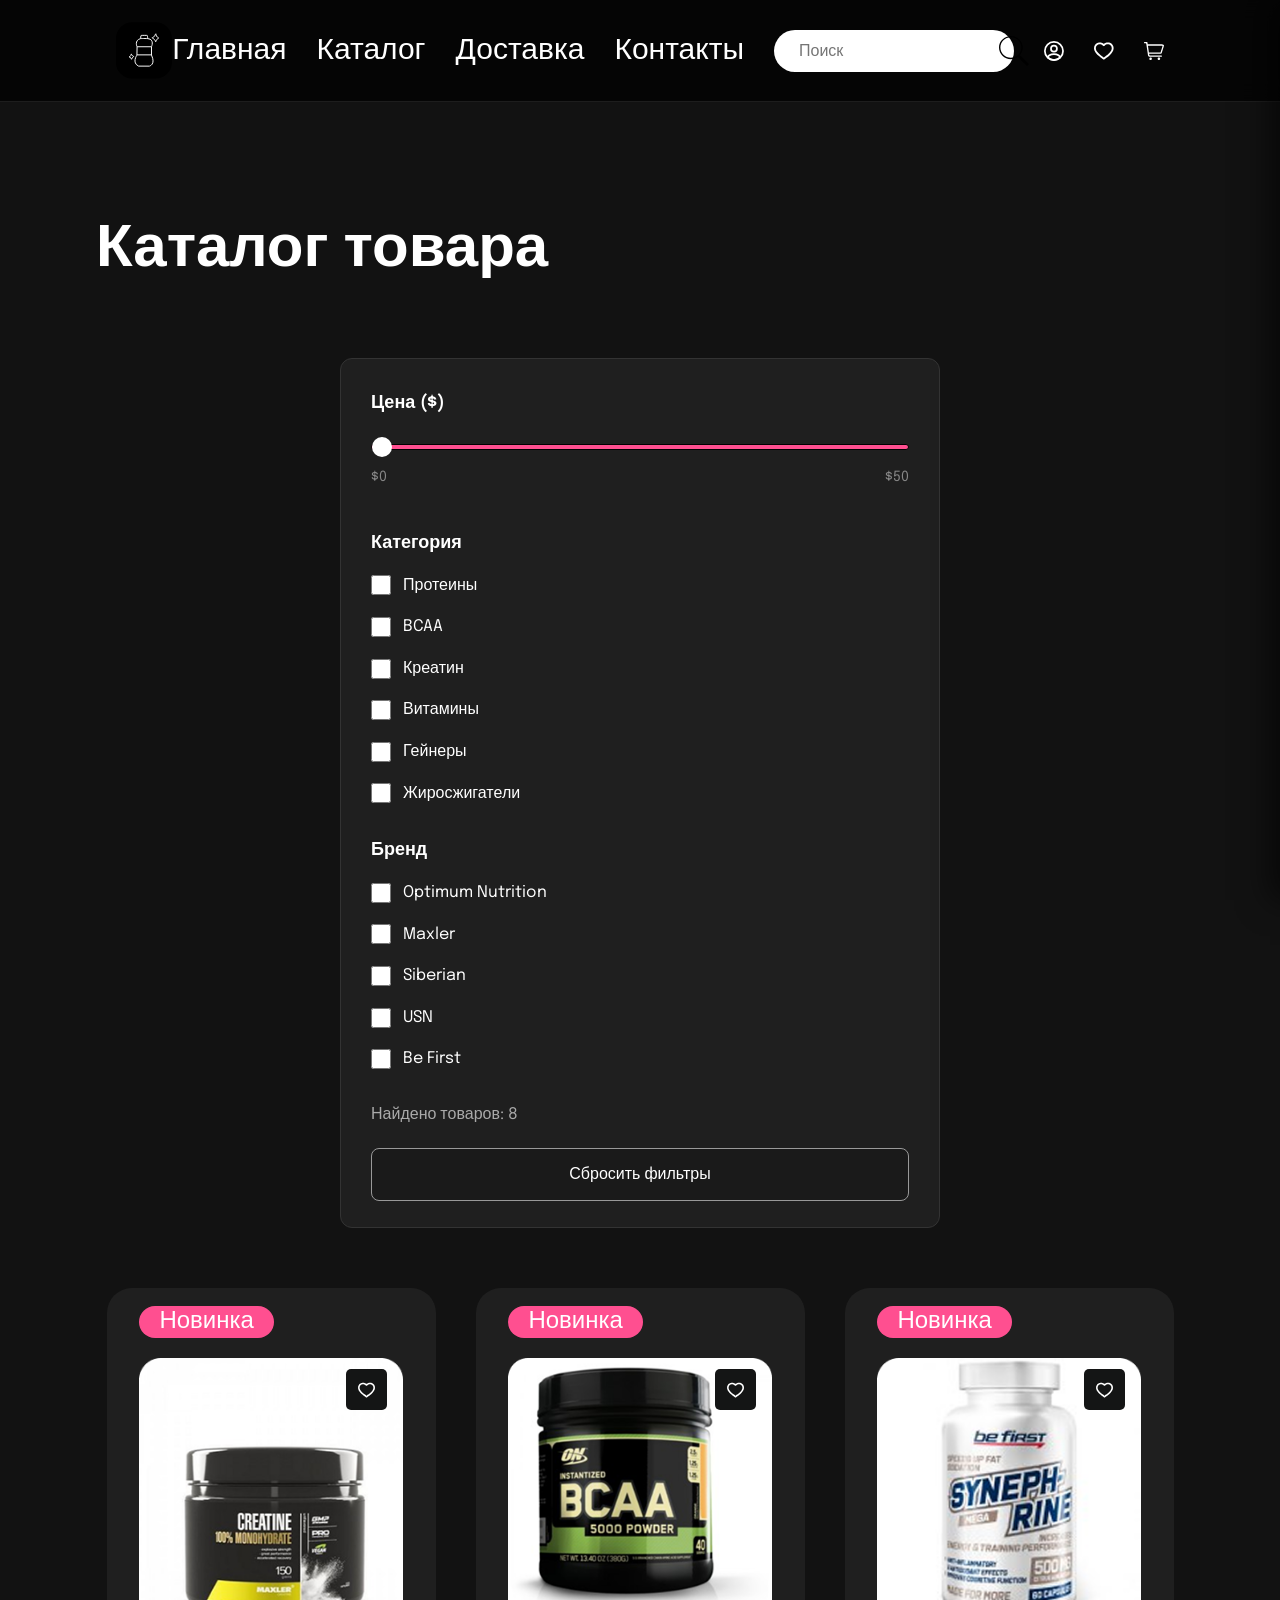
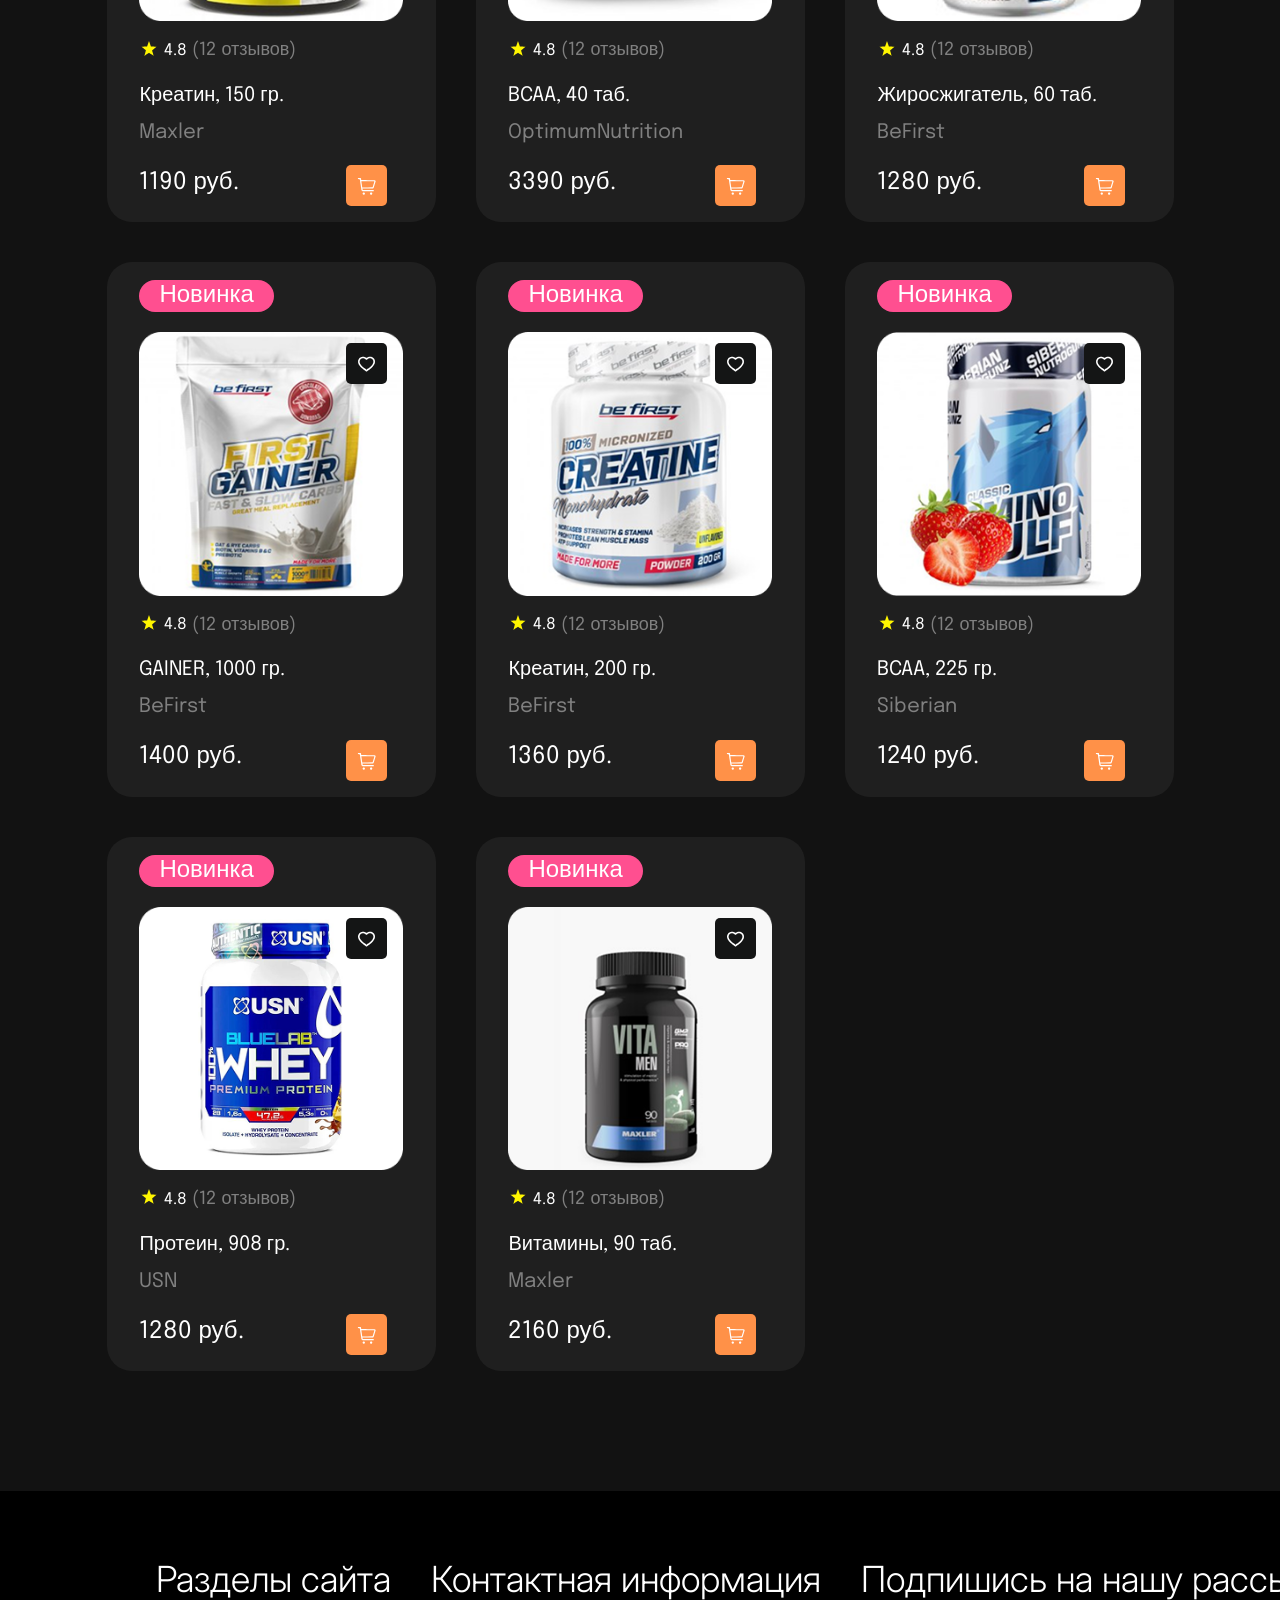
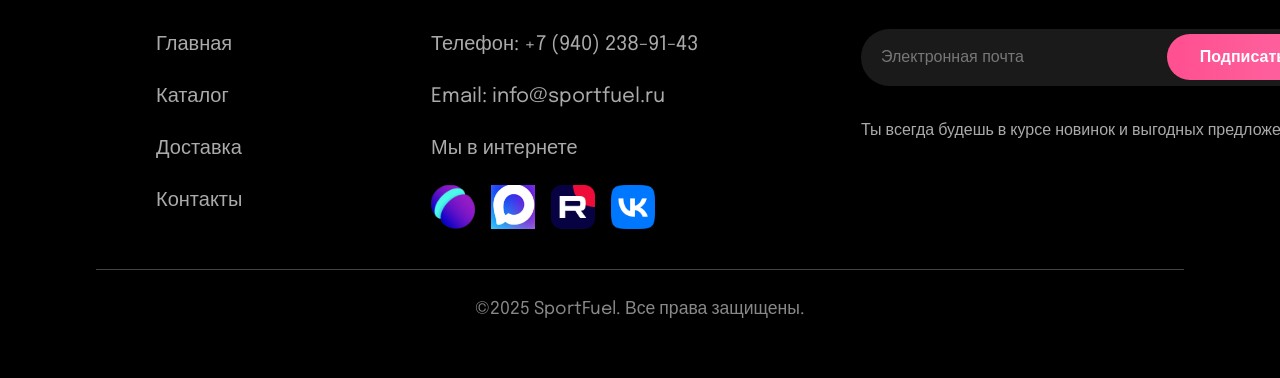
<file: katalog.html>
<!DOCTYPE html>
<html lang="ru">
<head>
    <meta charset="UTF-8">
    <meta name="viewport" content="width=device-width, initial-scale=1.0">
    <title>Каталог — SportFuel</title>
    <link rel="stylesheet" href="assets/css/header-footer.css">
    <link rel="stylesheet" href="assets/css/index.css">
    <link rel="stylesheet" href="assets/css/katalog.css">
    <link href="https://fonts.googleapis.com/css2?family=Epilogue:ital,wght@0,100..900;1,100..900&family=Inter:ital,opsz,wght@0,14..32,100..900;1,14..32,100..900&display=swap" rel="stylesheet">
</head>
<body>

<!-- === HEADER === -->
<header class="header">
    <div class="header__inner">
        <a href="index.html" class="header__logo">
            <img src="assets/images/systemImg/logo.svg" alt="SportFuel">
        </a>

        <input type="checkbox" id="burger" class="header__burger-checkbox" aria-label="Открыть меню">
        <label for="burger" class="header__overlay"></label>
        <label for="burger" class="header__burger-button">
            <span class="header__burger-line"></span>
            <span class="header__burger-line"></span>
            <span class="header__burger-line"></span>
        </label>

        <nav class="header__nav">
            <a href="index.html" class="header__nav-link">Главная</a>
            <a href="katalog.html" class="header__nav-link">Каталог</a>
            <a href="payment_and_delivery.html" class="header__nav-link">Доставка</a>
            <a href="order.html" class="header__nav-link">Контакты</a>

            <div class="header__search">
                <input type="text" placeholder="Поиск" class="header__search-input">
                <img src="assets/images/systemImg/search.svg" alt="Поиск">
            </div>

            <a href="profile.html" class="header__icon-link">
                <img src="assets/images/systemImg/profile.svg" alt="Профиль">
            </a>
            <a href="favorite.html" class="header__icon-link">
                <img src="assets/images/systemImg/favorite.svg" alt="Избранное">
            </a>
            <a href="cart.html" class="header__icon-link">
                <img src="assets/images/systemImg/cart.svg" alt="Корзина">
            </a>
        </nav>

        <div class="header__mobile-menu">
            <div class="header__mobile-inner">
                <a href="index.html" class="header__mobile-link">
                    <img src="assets/images/systemImg/home.svg" alt="Главная">
                    <span>Главная</span>
                </a>
                <a href="katalog.html" class="header__mobile-link">
                    <img src="assets/images/systemImg/list.svg" alt="Каталог">
                    <span>Каталог</span>
                </a>
                <a href="payment_and_delivery.html" class="header__mobile-link">
                    <img src="assets/images/systemImg/truck.svg" alt="Доставка">
                    <span>Доставка</span>
                </a>
                <a href="order.html" class="header__mobile-link">
                    <img src="assets/images/systemImg/phone.svg" alt="Контакты">
                    <span>Контакты</span>
                </a>

                <div class="header__mobile-controls">
                    <div class="header__mobile-search">
                        <input type="text" placeholder="Поиск...">
                        <img src="assets/images/systemImg/search.svg" alt="Поиск">
                    </div>
                    <div class="header__mobile-icons">
                        <a href="reg-in.html" class="header__mobile-icon">
                            <img src="assets/images/systemImg/profile.svg" alt="Профиль">
                        </a>
                        <a href="favorite.html" class="header__mobile-icon">
                            <img src="assets/images/systemImg/favorite.svg" alt="Избранное">
                        </a>
                        <a href="cart.html" class="header__mobile-icon">
                            <img src="assets/images/systemImg/cart.svg" alt="Корзина">
                        </a>
                    </div>
                </div>
            </div>
        </div>
    </div>
</header>

<main class="main">
    <div class="main__container">
        <section class="catalog">
            <h1 class="catalog__title">Каталог товара</h1>

            <div class="catalog__layout">

                <aside class="catalog-filter">
                    <div class="catalog-filter__price">
                        <p class="catalog-filter__label">Цена ($)</p>
                        <div class="catalog-filter__slider">
                            <input type="range" min="0" max="50" value="0" class="catalog-filter__range">
                            <div class="catalog-filter__labels">
                                <span>$0</span>
                                <span>$50</span>
                            </div>
                        </div>
                    </div>

                    <div class="catalog-filter__section">
                        <h3 class="catalog-filter__section-title">Категория</h3>
                        <ul class="catalog-filter__list">
                            <li class="catalog-filter__item">
                                <input type="checkbox" id="protein">
                                <label for="protein">Протеины</label>
                            </li>
                            <li class="catalog-filter__item">
                                <input type="checkbox" id="bcaa">
                                <label for="bcaa">BCAA</label>
                            </li>
                            <li class="catalog-filter__item">
                                <input type="checkbox" id="creatine">
                                <label for="creatine">Креатин</label>
                            </li>
                            <li class="catalog-filter__item">
                                <input type="checkbox" id="vitamins">
                                <label for="vitamins">Витамины</label>
                            </li>
                            <li class="catalog-filter__item">
                                <input type="checkbox" id="gainers">
                                <label for="gainers">Гейнеры</label>
                            </li>
                            <li class="catalog-filter__item">
                                <input type="checkbox" id="fatBurners">
                                <label for="fatBurners">Жиросжигатели</label>
                            </li>
                        </ul>
                    </div>

                    <div class="catalog-filter__section">
                        <h3 class="catalog-filter__section-title">Бренд</h3>
                        <ul class="catalog-filter__list">
                            <li class="catalog-filter__item">
                                <input type="checkbox" id="optimum">
                                <label for="optimum">Optimum Nutrition</label>
                            </li>
                            <li class="catalog-filter__item">
                                <input type="checkbox" id="maxler">
                                <label for="maxler">Maxler</label>
                            </li>
                            <li class="catalog-filter__item">
                                <input type="checkbox" id="siberian">
                                <label for="siberian">Siberian</label>
                            </li>
                            <li class="catalog-filter__item">
                                <input type="checkbox" id="usn">
                                <label for="usn">USN</label>
                            </li>
                            <li class="catalog-filter__item">
                                <input type="checkbox" id="befirst">
                                <label for="befirst">Be First</label>
                            </li>
                        </ul>
                    </div>

                    <p class="catalog-filter__results">Найдено товаров: 8</p>
                    <button class="catalog-filter__reset">Сбросить фильтры</button>
                </aside>

                <div class="catalog__grid">

                    <div class="product-card">
                        <div class="product-card__inner">
                            <div class="product-card__new">Новинка</div>

                            <button class="product-card__favorite">
                                <img src="assets/images/systemImg/heart_favoroite_button_for_cart.svg" alt="В избранное">
                            </button>

                            <a href="carta-tovara.html" class="product-card__link">
                                <img src="assets/images/product/Maxler_creatine1.png" alt="Креатин Maxler" class="product-card__image">
                            </a>

                            <div class="product-card__rating">
                                <img src="assets/images/systemImg/star.svg" alt="★">
                                <span>4.8</span>
                                <span class="product-card__reviews">(12 отзывов)</span>
                            </div>

                            <a href="carta-tovara.html" class="product-card__link">
                                <p class="product-card__name">Креатин, 150 гр.</p>
                                <p class="product-card__brand">Maxler</p>
                            </a>

                            <div class="product-card__bottom">
                                <span class="product-card__price">1190 руб.</span>
                                <button class="product-card__cart">
                                    <img src="assets/images/systemImg/add_cart.svg" alt="В корзину">
                                </button>
                            </div>
                        </div>
                    </div>
                    <div class="product-card">
                        <div class="product-card__inner">
                            <div class="product-card__new">Новинка</div>
                            <button class="product-card__favorite">
                                <img src="assets/images/systemImg/heart_favoroite_button_for_cart.svg" alt="В избранное">
                            </button>
                            <a href="carta-tovara.html" class="product-card__link">
                                <img src="assets/images/product/OptimumNutrition_BCAA1.png" alt="BCAA OptimumNutrition" class="product-card__image">
                            </a>
                            <div class="product-card__rating">
                                <img src="assets/images/systemImg/star.svg" alt="★">
                                <span>4.8</span>
                                <span class="product-card__reviews">(12 отзывов)</span>
                            </div>
                            <a href="carta-tovara.html" class="product-card__link">
                                <p class="product-card__name">BCAA, 40 таб.</p>
                                <p class="product-card__brand">OptimumNutrition</p>
                            </a>
                            <div class="product-card__bottom">
                                <span class="product-card__price">3390 руб.</span>
                                <button class="product-card__cart">
                                    <img src="assets/images/systemImg/add_cart.svg" alt="В корзину">
                                </button>
                            </div>
                        </div>
                    </div>
                    <div class="product-card">
                        <div class="product-card__inner">
                            <div class="product-card__new">Новинка</div>
                            <button class="product-card__favorite">
                                <img src="assets/images/systemImg/heart_favoroite_button_for_cart.svg" alt="В избранное">
                            </button>
                            <a href="carta-tovara.html" class="product-card__link">
                                <img src="assets/images/product/BeFirst_жиросжигатель1.png" alt="BCAA OptimumNutrition" class="product-card__image">
                            </a>
                            <div class="product-card__rating">
                                <img src="assets/images/systemImg/star.svg" alt="★">
                                <span>4.8</span>
                                <span class="product-card__reviews">(12 отзывов)</span>
                            </div>
                            <a href="carta-tovara.html" class="product-card__link">
                                <p class="product-card__name">Жиросжигатель, 60 таб.</p>
                                <p class="product-card__brand">BeFirst </p>
                            </a>
                            <div class="product-card__bottom">
                                <span class="product-card__price">1280 руб.</span>
                                <button class="product-card__cart">
                                    <img src="assets/images/systemImg/add_cart.svg" alt="В корзину">
                                </button>
                            </div>
                        </div>
                    </div>
                    <div class="product-card">
                        <div class="product-card__inner">
                            <div class="product-card__new">Новинка</div>
                            <button class="product-card__favorite">
                                <img src="assets/images/systemImg/heart_favoroite_button_for_cart.svg" alt="В избранное">
                            </button>
                            <a href="carta-tovara.html" class="product-card__link">
                                <img src="assets/images/product/BeFirst_Gainer(1000g)1.png" alt="BCAA OptimumNutrition" class="product-card__image">
                            </a>
                            <div class="product-card__rating">
                                <img src="assets/images/systemImg/star.svg" alt="★">
                                <span>4.8</span>
                                <span class="product-card__reviews">(12 отзывов)</span>
                            </div>
                            <a href="carta-tovara.html" class="product-card__link">
                                <p class="product-card__name">GAINER, 1000 гр.</p>
                                <p class="product-card__brand">BeFirst</p>
                            </a>
                            <div class="product-card__bottom">
                                <span class="product-card__price">1400 руб.</span>
                                <button class="product-card__cart">
                                    <img src="assets/images/systemImg/add_cart.svg" alt="В корзину">
                                </button>
                            </div>
                        </div>
                    </div>
                    <div class="product-card">
                        <div class="product-card__inner">
                            <div class="product-card__new">Новинка</div>
                            <button class="product-card__favorite">
                                <img src="assets/images/systemImg/heart_favoroite_button_for_cart.svg" alt="В избранное">
                            </button>
                            <a href="carta-tovara.html" class="product-card__link">
                                <img src="assets/images/product/BeFirst_Creatine2.png" alt="BCAA OptimumNutrition" class="product-card__image">
                            </a>
                            <div class="product-card__rating">
                                <img src="assets/images/systemImg/star.svg" alt="★">
                                <span>4.8</span>
                                <span class="product-card__reviews">(12 отзывов)</span>
                            </div>
                            <a href="carta-tovara.html" class="product-card__link">
                                <p class="product-card__name">Креатин, 200 гр.</p>
                                <p class="product-card__brand">BeFirst</p>
                            </a>
                            <div class="product-card__bottom">
                                <span class="product-card__price">1360 руб.</span>
                                <button class="product-card__cart">
                                    <img src="assets/images/systemImg/add_cart.svg" alt="В корзину">
                                </button>
                            </div>
                        </div>
                    </div>
                    <div class="product-card">
                        <div class="product-card__inner">
                            <div class="product-card__new">Новинка</div>
                            <button class="product-card__favorite">
                                <img src="assets/images/systemImg/heart_favoroite_button_for_cart.svg" alt="В избранное">
                            </button>
                            <a href="carta-tovara.html" class="product-card__link">
                                <img src="assets/images/product/Siberian_BCAA1.png" alt="BCAA OptimumNutrition" class="product-card__image">
                            </a>
                            <div class="product-card__rating">
                                <img src="assets/images/systemImg/star.svg" alt="★">
                                <span>4.8</span>
                                <span class="product-card__reviews">(12 отзывов)</span>
                            </div>
                            <a href="carta-tovara.html" class="product-card__link">
                                <p class="product-card__name">BCAA, 225 гр.</p>
                                <p class="product-card__brand">Siberian</p>
                            </a>
                            <div class="product-card__bottom">
                                <span class="product-card__price">1240 руб.</span>
                                <button class="product-card__cart">
                                    <img src="assets/images/systemImg/add_cart.svg" alt="В корзину">
                                </button>
                            </div>
                        </div>
                    </div>
                    <div class="product-card">
                        <div class="product-card__inner">
                            <div class="product-card__new">Новинка</div>
                            <button class="product-card__favorite">
                                <img src="assets/images/systemImg/heart_favoroite_button_for_cart.svg" alt="В избранное">
                            </button>
                            <a href="carta-tovara.html" class="product-card__link">
                                <img src="assets/images/product/USN_Протеин.png" alt="BCAA OptimumNutrition" class="product-card__image">
                            </a>
                            <div class="product-card__rating">
                                <img src="assets/images/systemImg/star.svg" alt="★">
                                <span>4.8</span>
                                <span class="product-card__reviews">(12 отзывов)</span>
                            </div>
                            <a href="carta-tovara.html" class="product-card__link">
                                <p class="product-card__name">Протеин, 908 гр.</p>
                                <p class="product-card__brand">USN</p>
                            </a>
                            <div class="product-card__bottom">
                                <span class="product-card__price">1280 руб.</span>
                                <button class="product-card__cart">
                                    <img src="assets/images/systemImg/add_cart.svg" alt="В корзину">
                                </button>
                            </div>
                        </div>
                    </div>
                    <div class="product-card">
                        <div class="product-card__inner">
                            <div class="product-card__new">Новинка</div>
                            <button class="product-card__favorite">
                                <img src="assets/images/systemImg/heart_favoroite_button_for_cart.svg" alt="В избранное">
                            </button>
                            <a href="carta-tovara.html" class="product-card__link">
                                <img src="assets/images/product/MaxlerVitamen_Витамины1.png" alt="BCAA OptimumNutrition" class="product-card__image">
                            </a>
                            <div class="product-card__rating">
                                <img src="assets/images/systemImg/star.svg" alt="★">
                                <span>4.8</span>
                                <span class="product-card__reviews">(12 отзывов)</span>
                            </div>
                            <a href="carta-tovara.html" class="product-card__link">
                                <p class="product-card__name">Витамины, 90 таб.</p>
                                <p class="product-card__brand">Maxler</p>
                            </a>
                            <div class="product-card__bottom">
                                <span class="product-card__price">2160 руб.</span>
                                <button class="product-card__cart">
                                    <img src="assets/images/systemImg/add_cart.svg" alt="В корзину">
                                </button>
                            </div>
                        </div>
                    </div>
                </div>
            </div>
        </section>
    </div>
</main>

<!-- === FOOTER === -->
<footer class="footer">
    <div class="footer__inner">
        <div class="footer__column">
            <img src="assets/images/systemImg/logo.svg" alt="SportFuel" class="footer__logo">
        </div>
        <div class="footer__column">
            <h3 class="footer__title">Разделы сайта</h3>
            <a href="index.html" class="footer__link">Главная</a>
            <a href="katalog.html" class="footer__link">Каталог</a>
            <a href="payment_and_delivery.html" class="footer__link">Доставка</a>
            <a href="order.html" class="footer__link">Контакты</a>
        </div>
        <div class="footer__column">
            <h3 class="footer__title">Контактная информация</h3>
            <a href="tel:+79402389143" class="footer__link">Телефон: +7 (940) 238-91-43</a>
            <a href="mailto:info@sportfuel.ru" class="footer__link">Email: info@sportfuel.ru</a>
            <a href="#" class="footer__link">Мы в интернете</a>
            <div class="footer__socials">
                <img src="assets/images/systemImg/Сферум_Logo.svg" alt="Сферум">
                <img src="assets/images/systemImg/Max_logo.svg" alt="Max">
                <img src="assets/images/systemImg/Rutube.svg" alt="Rutube">
                <img src="assets/images/systemImg/VK_Logo 1.svg" alt="VK">
            </div>
        </div>
        <div class="footer__column">
            <h3 class="footer__title">Подпишись на нашу рассылку</h3>
            <div class="footer__subscribe">
                <input type="email" placeholder="Электронная почта">
                <button>Подписаться</button>
            </div>
            <p class="footer__subscribe-text">Ты всегда будешь в курсе новинок и выгодных предложений!</p>
        </div>
    </div>
    <div class="footer__copyright">©2025 SportFuel. Все права защищены.</div>
</footer>

</body>
</html>
</file>
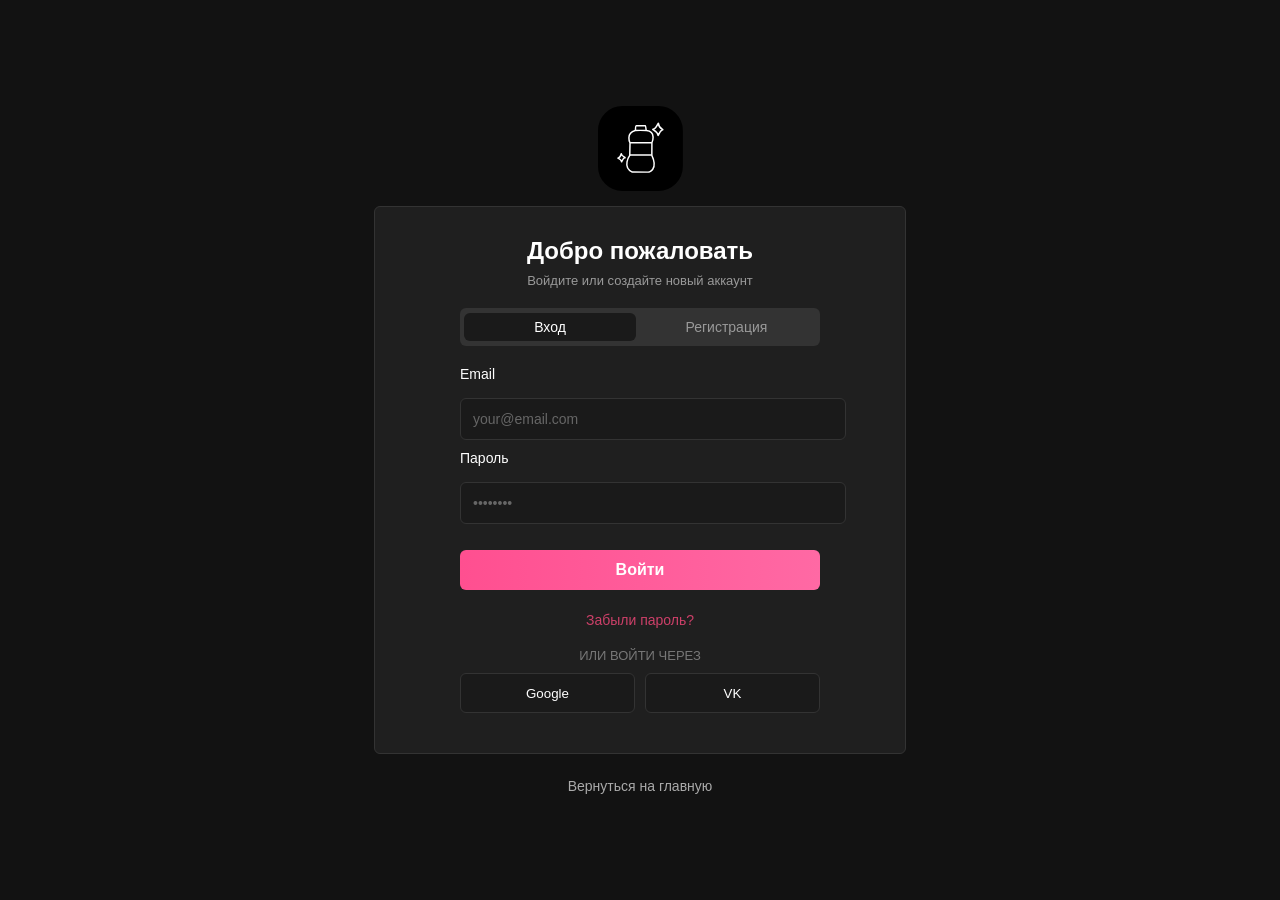
<file: log-in.html>
<!DOCTYPE html>
<html lang="ru">
<head>
  <meta charset="UTF-8">
  <meta name="viewport" content="width=device-width, initial-scale=1.0">
  <title>Вход — SportFuel</title>
  <link rel="stylesheet" href="assets/css/conf.css">
  <link rel="stylesheet" href="assets/css/auth.css">
</head>
<body>

<div class="auth">
  <div class="auth__container">
    <img src="assets/images/systemImg/logo.svg" alt="SportFuel" class="auth__logo">

    <div class="auth__card">
      <h2 class="auth__title">Добро пожаловать</h2>
      <p class="auth__subtitle">Войдите или создайте новый аккаунт</p>

      <div class="auth__tabs">
        <div class="auth__tab auth__tab--active">Вход</div>
        <a href="reg-in.html" class="auth__tab">Регистрация</a>
      </div>

      <form class="auth__form">
        <label class="auth__label">Email</label>
        <input type="email" placeholder="your@email.com" class="auth__input">

        <label class="auth__label">Пароль</label>
        <input type="password" placeholder="••••••••" class="auth__input">

        <button type="submit" class="auth__button auth__button--login">
          Войти
        </button>

        <a href="#" class="auth__forgot">Забыли пароль?</a>
      </form>

      <p class="auth__or">ИЛИ ВОЙТИ ЧЕРЕЗ</p>

      <div class="auth__socials">
        <button class="auth__social-btn">Google</button>
        <button class="auth__social-btn">VK</button>
      </div>
    </div>

    <p class="auth__footer-text">
      <a href="index.html">Вернуться на главную</a>
    </p>
  </div>
</div>

</body>
</html>
</file>
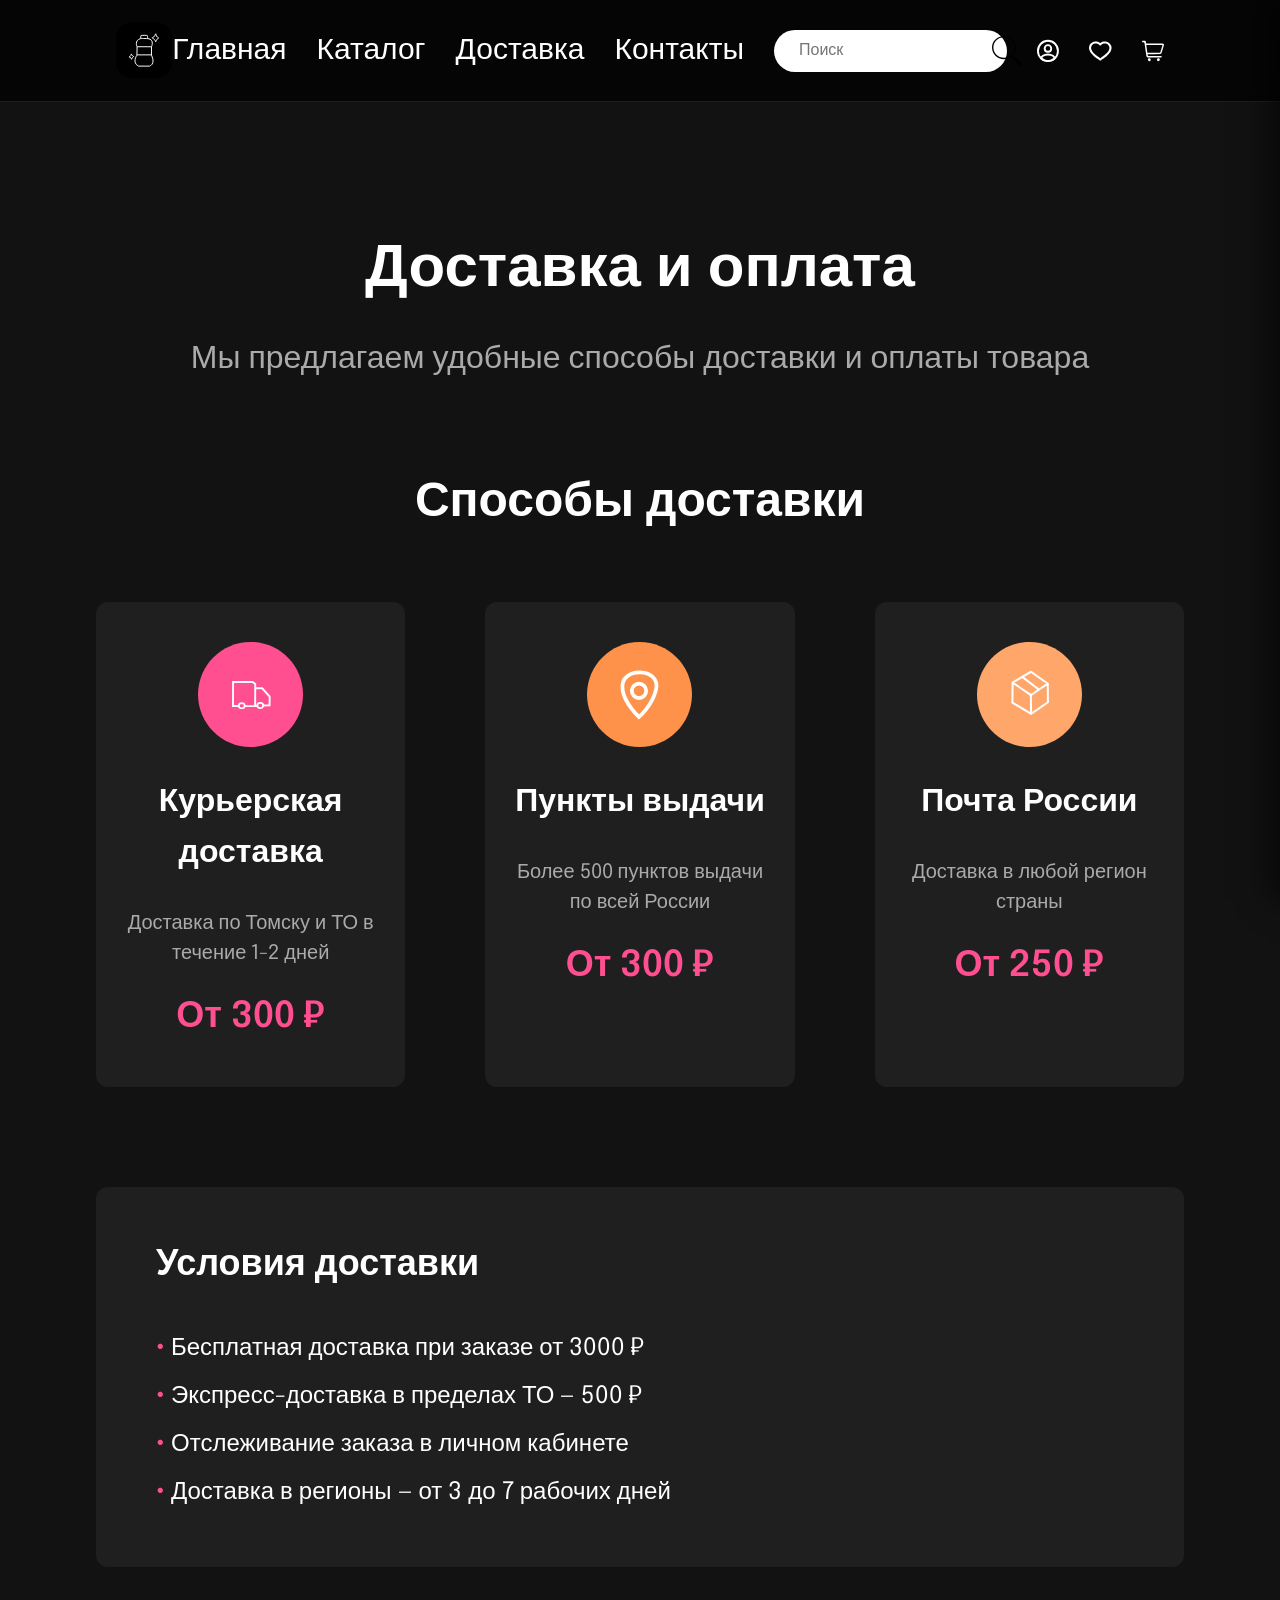
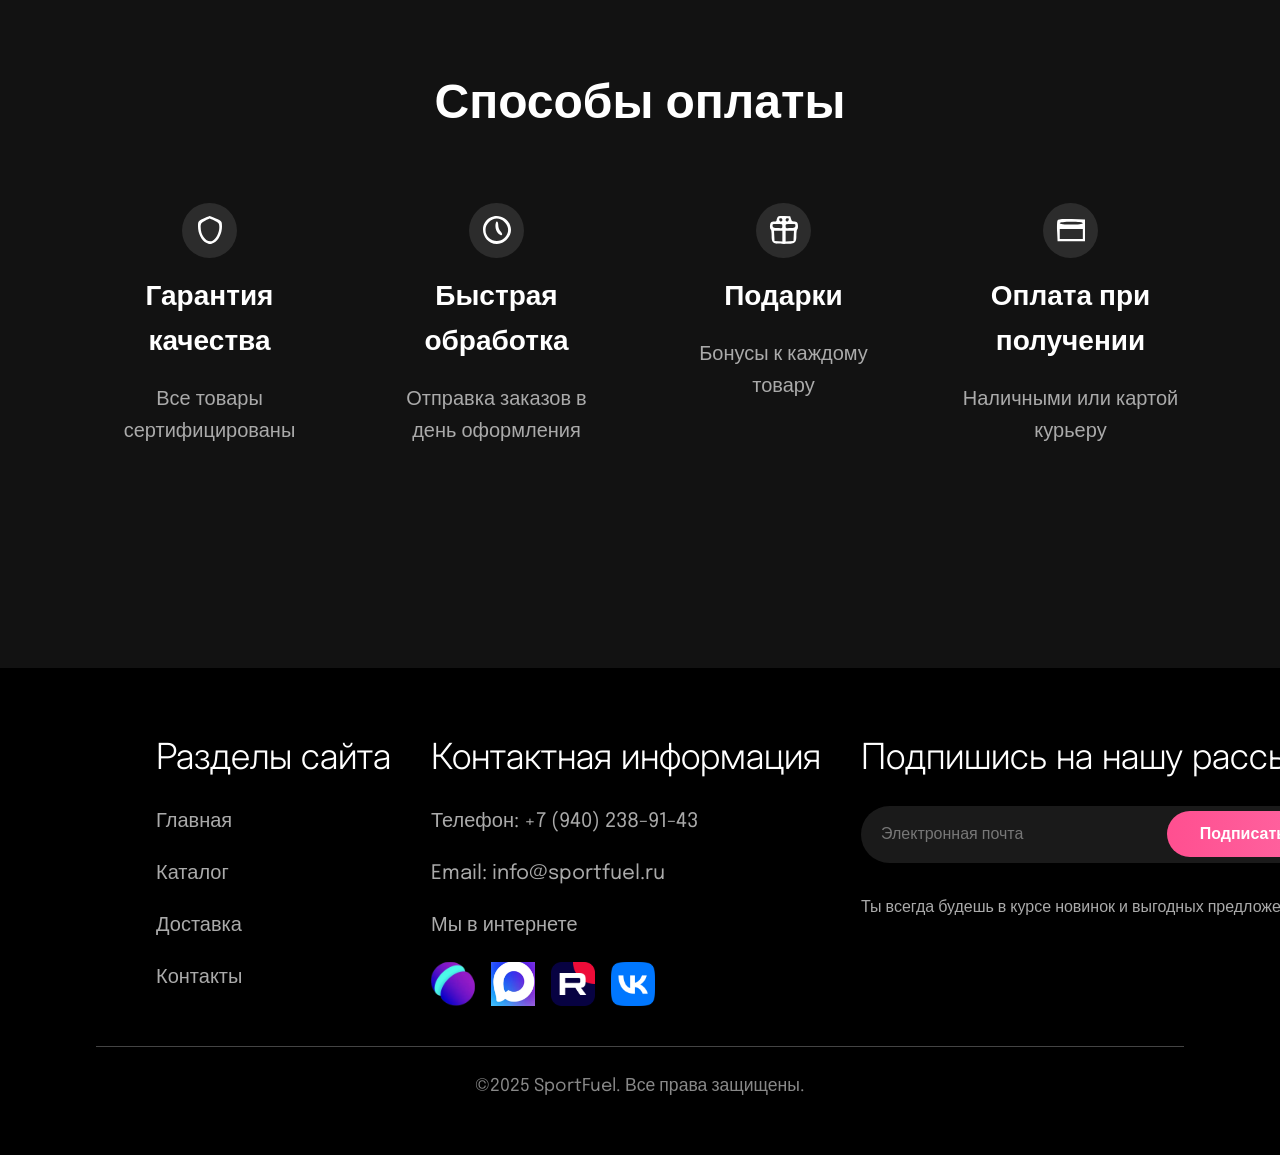
<file: payment_and_delivery.html>
<!DOCTYPE html>
<html lang="en">
<head>
	<meta charset="UTF-8">
	<meta name="viewport" content="width=device-width, initial-scale=1.0">
	<title>Document</title>
	<link rel="stylesheet" href="assets/css/header-footer.css">
	<link rel="stylesheet" href="assets/css/conf.css">
	<link rel="stylesheet" href="assets/css/index.css">
	<link rel="stylesheet" href="assets/css/katalog.css">
	<link rel="stylesheet" href="assets/css/favorite.css">
	<link rel="stylesheet" href="assets/css/payment_and_delivery.css">
	<link rel="preconnect" href="https://fonts.googleapis.com">
	<link rel="preconnect" href="https://fonts.gstatic.com" crossorigin>
	<link href="https://fonts.googleapis.com/css2?family=Epilogue:ital,wght@0,100..900;1,100..900&display=swap" rel="stylesheet">
	<link rel="preconnect" href="https://fonts.googleapis.com">
	<link rel="preconnect" href="https://fonts.gstatic.com" crossorigin>
	<link href="https://fonts.googleapis.com/css2?family=Inter:ital,opsz,wght@0,14..32,100..900;1,14..32,100..900&display=swap" rel="stylesheet">
</head>
<body>

<!-- === HEADER === -->
<header class="header">
    <div class="header__inner">
        <a href="index.html" class="header__logo">
            <img src="assets/images/systemImg/logo.svg" alt="SportFuel">
        </a>

        <input type="checkbox" id="burger" class="header__burger-checkbox">
        <label for="burger" class="header__overlay"></label>
        <label for="burger" class="header__burger-button">
            <span class="header__burger-line"></span>
            <span class="header__burger-line"></span>
            <span class="header__burger-line"></span>
        </label>

        <nav class="header__nav">
            <a href="index.html" class="header__nav-link">Главная</a>
            <a href="katalog.html" class="header__nav-link">Каталог</a>
            <a href="payment_and_delivery.html" class="header__nav-link">Доставка</a>
            <a href="order.html" class="header__nav-link">Контакты</a>

            <div class="header__search">
                <input type="text" placeholder="Поиск" class="header__search-input">
                <img src="assets/images/systemImg/search.svg" alt="Поиск">
            </div>

            <a href="profile.html" class="header__icon-link"><img src="assets/images/systemImg/profile.svg" alt="Профиль"></a>
            <a href="favorite.html" class="header__icon-link"><img src="assets/images/systemImg/favorite.svg" alt="Избранное"></a>
            <a href="cart.html" class="header__icon-link"><img src="assets/images/systemImg/cart.svg" alt="Корзина"></a>
        </nav>

        <div class="header__mobile-menu">
            <div class="header__mobile-inner">
                <a href="index.html" class="header__mobile-link"><img src="assets/images/systemImg/home.svg" alt=""> <span>Главная</span></a>
                <a href="katalog.html" class="header__mobile-link"><img src="assets/images/systemImg/list.svg" alt=""> <span>Каталог</span></a>
                <a href="payment_and_delivery.html" class="header__mobile-link"><img src="assets/images/systemImg/truck.svg" alt=""> <span>Доставка</span></a>
                <a href="order.html" class="header__mobile-link"><img src="assets/images/systemImg/phone.svg" alt=""> <span>Контакты</span></a>

                <div class="header__mobile-controls">
                    <div class="header__mobile-search">
                        <input type="text" placeholder="Поиск...">
                        <img src="assets/images/systemImg/search.svg" alt="Поиск">
                    </div>
                    <div class="header__mobile-icons">
                        <a href="reg-in.html" class="header__mobile-icon"><img src="assets/images/systemImg/profile.svg" alt="Профиль"></a>
                        <a href="favorite.html" class="header__mobile-icon"><img src="assets/images/systemImg/favorite.svg" alt="Избранное"></a>
                        <a href="cart.html" class="header__mobile-icon"><img src="assets/images/systemImg/cart.svg" alt="Корзина"></a>
                    </div>
                </div>
            </div>
        </div>
    </div>
</header>

<main class="delivery">
    <div class="delivery__container">

        <section class="delivery__hero">
            <h1 class="delivery__title">Доставка и оплата</h1>
            <p class="delivery__subtitle">Мы предлагаем удобные способы доставки и оплаты товара</p>
        </section>

        <h2 class="delivery__section-title">Способы доставки</h2>
        <div class="delivery__methods">
            <div class="delivery-method">
                <img src="assets/images/systemImg/car.svg" alt="Курьер">
                <h3 class="delivery-method__title">Курьерская доставка</h3>
                <p class="delivery-method__text">Доставка по Томску и ТО в течение 1-2 дней</p>
                <span class="delivery-method__price">От 300 ₽</span>
            </div>
            <div class="delivery-method">
                <img src="assets/images/systemImg/layer1.svg" alt="ПВЗ">
                <h3 class="delivery-method__title">Пункты выдачи</h3>
                <p class="delivery-method__text">Более 500 пунктов выдачи по всей России</p>
                <span class="delivery-method__price">От 300 ₽</span>
            </div>
            <div class="delivery-method">
                <img src="assets/images/systemImg/Значок - Почта России.svg" alt="Почта">
                <h3 class="delivery-method__title">Почта России</h3>
                <p class="delivery-method__text">Доставка в любой регион страны</p>
                <span class="delivery-method__price">От 250 ₽</span>
            </div>
        </div>

        <section class="delivery__terms">
            <h2 class="delivery__terms-title">Условия доставки</h2>
            <ul class="delivery__terms-list">
                <li>Бесплатная доставка при заказе от 3000 ₽</li>
                <li>Экспресс-доставка в пределах ТО — 500 ₽</li>
                <li>Отслеживание заказа в личном кабинете</li>
                <li>Доставка в регионы — от 3 до 7 рабочих дней</li>
            </ul>
        </section>

        <h2 class="delivery__section-title">Способы оплаты</h2>
        <div class="delivery__payment">
            <div class="payment-card">
                <img src="assets/images/systemImg/guard.svg" alt="">
                <h3 class="payment-card__title">Гарантия качества</h3>
                <p class="payment-card__text">Все товары сертифицированы</p>
            </div>
            <div class="payment-card">
                <img src="assets/images/systemImg/time.svg" alt="">
                <h3 class="payment-card__title">Быстрая обработка</h3>
                <p class="payment-card__text">Отправка заказов в день оформления</p>
            </div>
            <div class="payment-card">
                <img src="assets/images/systemImg/gift.svg" alt="">
                <h3 class="payment-card__title">Подарки</h3>
                <p class="payment-card__text">Бонусы к каждому товару</p>
            </div>
            <div class="payment-card">
                <img src="assets/images/systemImg/bank_cart.svg" alt="">
                <h3 class="payment-card__title">Оплата при получении</h3>
                <p class="payment-card__text">Наличными или картой курьеру</p>
            </div>
        </div>

    </div>
</main>

<!-- === FOOTER === -->
<footer class="footer">
    <div class="footer__inner">
        <div class="footer__column">
            <img src="assets/images/systemImg/logo.svg" alt="SportFuel" class="footer__logo">
        </div>
        <div class="footer__column">
            <h3 class="footer__title">Разделы сайта</h3>
            <a href="index.html" class="footer__link">Главная</a>
            <a href="katalog.html" class="footer__link">Каталог</a>
            <a href="payment_and_delivery.html" class="footer__link">Доставка</a>
            <a href="order.html" class="footer__link">Контакты</a>
        </div>
        <div class="footer__column">
            <h3 class="footer__title">Контактная информация</h3>
            <a href="tel:+79402389143" class="footer__link">Телефон: +7 (940) 238-91-43</a>
            <a href="mailto:info@sportfuel.ru" class="footer__link">Email: info@sportfuel.ru</a>
            <a href="#" class="footer__link">Мы в интернете</a>
            <div class="footer__socials">
                <img src="assets/images/systemImg/Сферум_Logo.svg" alt="Сферум">
                <img src="assets/images/systemImg/Max_logo.svg" alt="Max">
                <img src="assets/images/systemImg/Rutube.svg" alt="Rutube">
                <img src="assets/images/systemImg/VK_Logo 1.svg" alt="VK">
            </div>
        </div>
        <div class="footer__column">
            <h3 class="footer__title">Подпишись на нашу рассылку</h3>
            <div class="footer__subscribe">
                <input type="email" placeholder="Электронная почта">
                <button>Подписаться</button>
            </div>
            <p class="footer__subscribe-text">Ты всегда будешь в курсе новинок и выгодных предложений!</p>
        </div>
    </div>
    <div class="footer__copyright">©2025 SportFuel. Все права защищены.</div>
</footer>

</body>
</html>
</file>
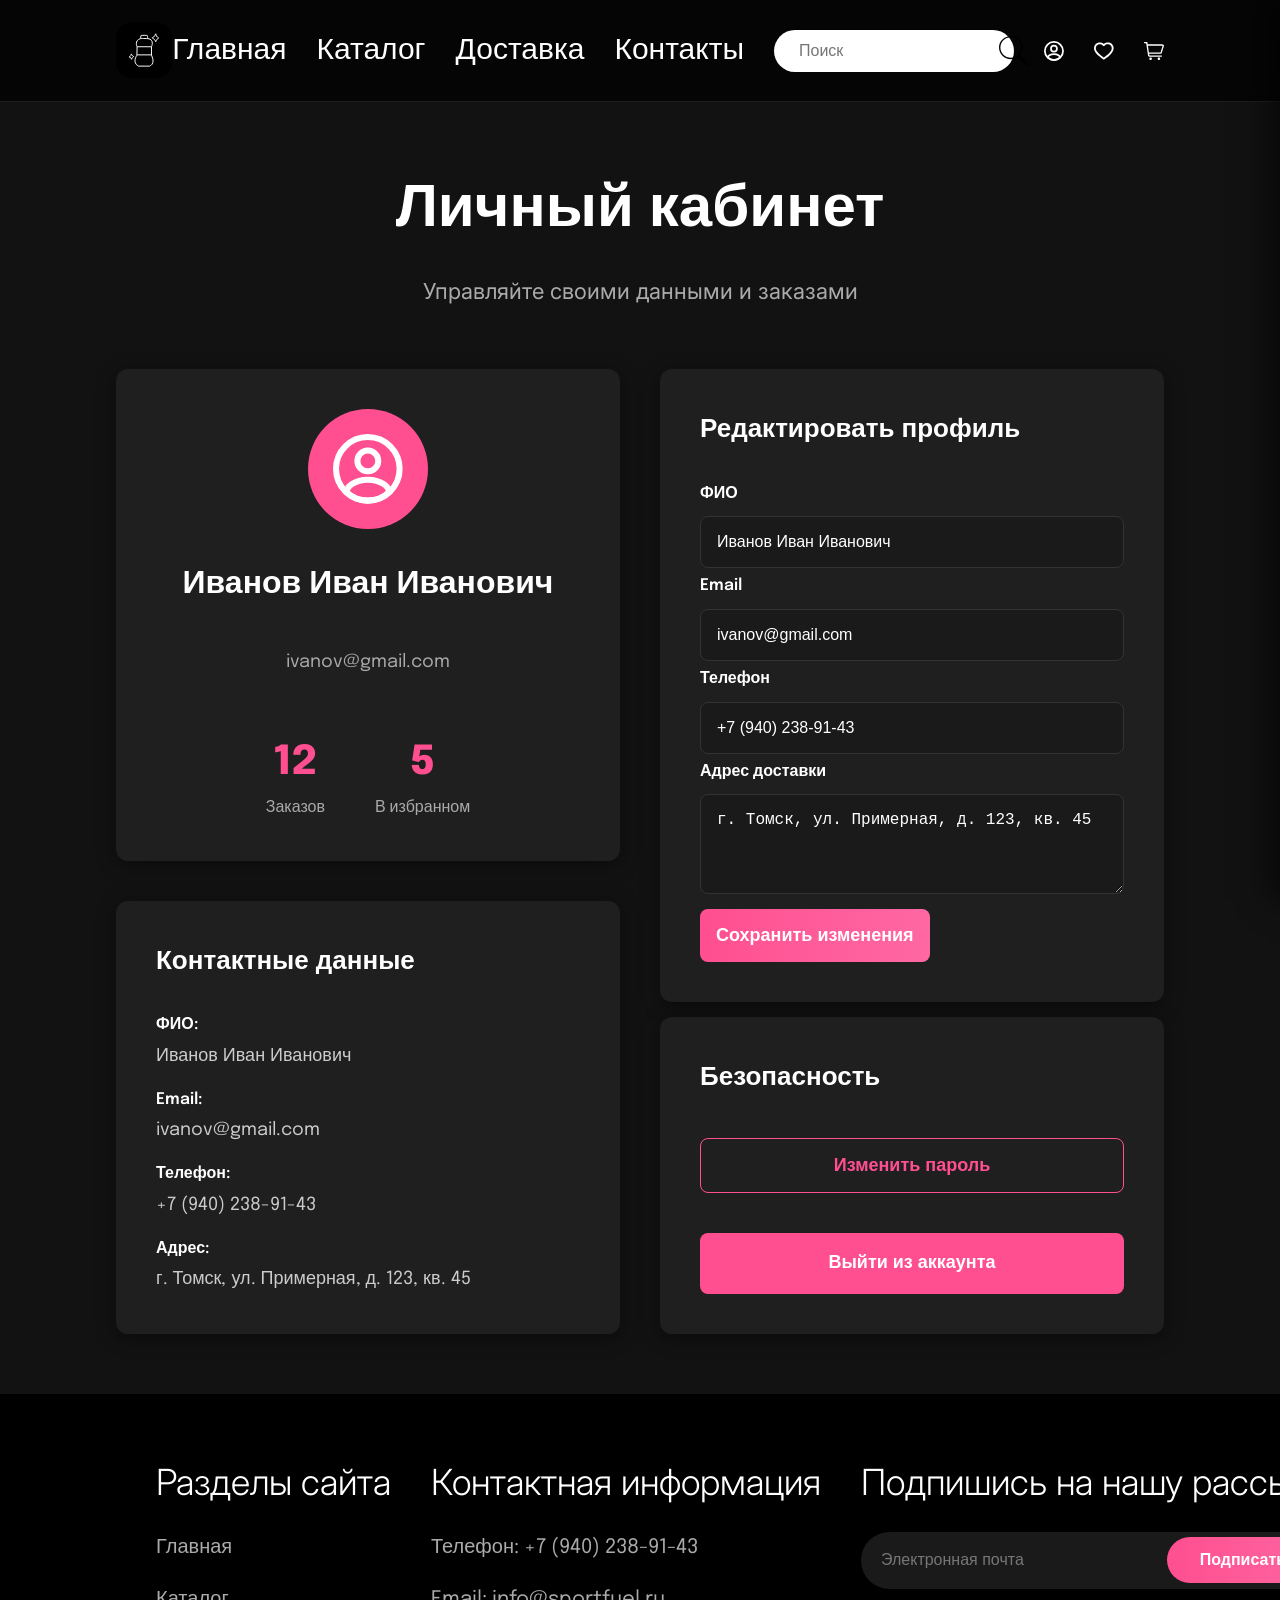
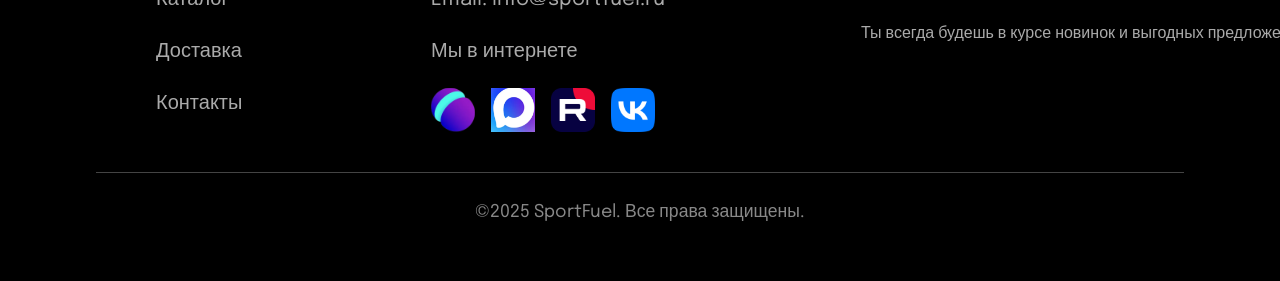
<file: profile.html>
<!DOCTYPE html>
<html lang="ru">
<head>
	<meta charset="UTF-8">
	<meta name="viewport" content="width=device-width, initial-scale=1.0">
	<title>Личный кабинет — SportFuel</title>
	<link rel="stylesheet" href="assets/css/index.css">
	<link rel="stylesheet" href="assets/css/header-footer.css">
	<link rel="stylesheet" href="assets/css/profile.css">
	<link rel="preconnect" href="https://fonts.googleapis.com">
	<link rel="preconnect" href="https://fonts.gstatic.com" crossorigin>
	<link href="https://fonts.googleapis.com/css2?family=Epilogue:ital,wght@0,100..900;1,100..900&family=Inter:ital,opsz,wght@0,14..32,100..900;1,14..32,100..900&display=swap" rel="stylesheet">
</head>
<body>

<header class="header">
    <div class="header__inner">

        <a href="index.html" class="header__logo">
            <img src="assets/images/systemImg/logo.svg" alt="SportFuel">
        </a>

        <input type="checkbox" id="burger" class="header__burger-checkbox" aria-label="Открыть меню">

        <label for="burger" class="header__overlay"></label>

        <label for="burger" class="header__burger-button">
            <span class="header__burger-line"></span>
            <span class="header__burger-line"></span>
            <span class="header__burger-line"></span>
        </label>

        <nav class="header__nav">
            <a href="index.html" class="header__nav-link">Главная</a>
            <a href="katalog.html" class="header__nav-link">Каталог</a>
            <a href="payment_and_delivery.html" class="header__nav-link">Доставка</a>
            <a href="order.html" class="header__nav-link">Контакты</a>

            <div class="header__search">
                <input type="text" placeholder="Поиск" class="header__search-input">
                <img src="assets/images/systemImg/search.svg" alt="Поиск">
            </div>

            <a href="reg-in.html" class="header__icon-link">
                <img src="assets/images/systemImg/profile.svg" alt="Профиль">
            </a>
            <a href="favorite.html" class="header__icon-link">
                <img src="assets/images/systemImg/favorite.svg" alt="Избранное">
            </a>
            <a href="cart.html" class="header__icon-link">
                <img src="assets/images/systemImg/cart.svg" alt="Корзина">
            </a>
        </nav>

        <div class="header__mobile-menu">
            <div class="header__mobile-inner">
                <a href="index.html" class="header__mobile-link">
                    <img src="assets/images/systemImg/home.svg" alt="Главная">
                    <span>Главная</span>
                </a>
                <a href="katalog.html" class="header__mobile-link">
                    <img src="assets/images/systemImg/list.svg" alt="Каталог">
                    <span>Каталог</span>
                </a>
                <a href="payment_and_delivery.html" class="header__mobile-link">
                    <img src="assets/images/systemImg/truck.svg" alt="Доставка">
                    <span>Доставка</span>
                </a>
                <a href="order.html" class="header__mobile-link">
                    <img src="assets/images/systemImg/phone.svg" alt="Контакты">
                    <span>Контакты</span>
                </a>

                <div class="header__mobile-controls">
                    <div class="header__mobile-search">
                        <input type="text" placeholder="Поиск...">
                        <img src="assets/images/systemImg/search.svg" alt="Поиск">
                    </div>
                    <div class="header__mobile-icons">
                        <a href="reg-in.html" class="header__mobile-icon">
                            <img src="assets/images/systemImg/profile.svg" alt="Профиль">
                        </a>
                        <a href="favorite.html" class="header__mobile-icon">
                            <img src="assets/images/systemImg/favorite.svg" alt="Избранное">
                        </a>
                        <a href="cart.html" class="header__mobile-icon">
                            <img src="assets/images/systemImg/cart.svg" alt="Корзина">
                        </a>
                    </div>
                </div>
            </div>
        </div>
    </div>
</header>
<main class="profile">
    <div class="profile__container">
        <div class="profile__header">
            <h1 class="profile__title">Личный кабинет</h1>
            <p class="profile__subtitle">Управляйте своими данными и заказами</p>
        </div>
        <div class="profile__grid">
            <div class="profile__info">
                <div class="profile__card">
                    <div class="profile__avatar">
                        <img src="assets/images/systemImg/profile.svg" alt="Аватар пользователя">
                    </div>
                    <h2 class="profile__name">Иванов Иван Иванович</h2>
                    <p class="profile__email">ivanov@gmail.com</p>
                    <div class="profile__stats">
                        <div class="profile__stat-item">
                            <span class="profile__stat-value">12</span>
                            <span class="profile__stat-label">Заказов</span>
                        </div>
                        <div class="profile__stat-item">
                            <span class="profile__stat-value">5</span>
                            <span class="profile__stat-label">В избранном</span>
                        </div>
                    </div>
                </div>

                <div class="profile__card">
                    <h3 class="profile__card-title">Контактные данные</h3>
                    <ul class="profile__contacts">
                        <li class="profile__contact">
                            <span class="profile__contact-label">ФИО:</span>
                            <span class="profile__contact-value">Иванов Иван Иванович</span>
                        </li>
                        <li class="profile__contact">
                            <span class="profile__contact-label">Email:</span>
                            <span class="profile__contact-value">ivanov@gmail.com</span>
                        </li>
                        <li class="profile__contact">
                            <span class="profile__contact-label">Телефон:</span>
                            <span class="profile__contact-value">+7 (940) 238-91-43</span>
                        </li>
                        <li class="profile__contact">
                            <span class="profile__contact-label">Адрес:</span>
                            <span class="profile__contact-value">г. Томск, ул. Примерная, д. 123, кв. 45</span>
                        </li>
                    </ul>
                </div>
            </div>
            <div class="profile__edit">
                <div class="profile__card">
                    <h3 class="profile__card-title">Редактировать профиль</h3>
                    <form class="profile__form">
                        <div class="profile__form-group">
                            <label for="fullname" class="profile__label">ФИО</label>
                            <input type="text" id="fullname" class="profile__input" value="Иванов Иван Иванович">
                        </div>
                        <div class="profile__form-group">
                            <label for="email" class="profile__label">Email</label>
                            <input type="email" id="email" class="profile__input" value="ivanov@gmail.com">
                        </div>
                        <div class="profile__form-group">
                            <label for="phone" class="profile__label">Телефон</label>
                            <input type="tel" id="phone" class="profile__input" value="+7 (940) 238-91-43">
                        </div>
                        <div class="profile__form-group">
                            <label for="address" class="profile__label">Адрес доставки</label>
                            <textarea id="address" class="profile__textarea">г. Томск, ул. Примерная, д. 123, кв. 45</textarea>
                        </div>
                        <button type="submit" class="profile__btn">Сохранить изменения</button>
                    </form>
                </div>

                <div class="profile__card profile__card--danger">
					<h3 class="profile__card-title">Безопасность</h3>
					<button type="button" class="profile__btn profile__btn--outline">Изменить пароль</button>

					<a href="reg-in.html" class="profile__btn profile__btn--danger">
						Выйти из аккаунта
					</a>
				</div>
            </div>
        </div>
    </div>
</main>

<footer class="footer">
    <div class="footer__inner">
        <div class="footer__column">
            <img src="assets/images/systemImg/logo.svg" alt="SportFuel" class="footer__logo">
        </div>
        <div class="footer__column">
            <h3 class="footer__title">Разделы сайта</h3>
            <a href="index.html" class="footer__link">Главная</a>
            <a href="katalog.html" class="footer__link">Каталог</a>
            <a href="payment_and_delivery.html" class="footer__link">Доставка</a>
            <a href="order.html" class="footer__link">Контакты</a>
        </div>
        <div class="footer__column">
            <h3 class="footer__title">Контактная информация</h3>
            <a href="tel:+79402389143" class="footer__link">Телефон: +7 (940) 238-91-43</a>
            <a href="mailto:info@sportfuel.ru" class="footer__link">Email: info@sportfuel.ru</a>
            <a href="#" class="footer__link">Мы в интернете</a>
            <div class="footer__socials">
                <img src="assets/images/systemImg/Сферум_Logo.svg" alt="Сферум">
                <img src="assets/images/systemImg/Max_logo.svg" alt="Max">
                <img src="assets/images/systemImg/Rutube.svg" alt="Rutube">
                <img src="assets/images/systemImg/VK_Logo 1.svg" alt="VK">
            </div>
        </div>
        <div class="footer__column">
            <h3 class="footer__title">Подпишись на нашу рассылку</h3>
            <div class="footer__subscribe">
                <input type="email" placeholder="Электронная почта">
                <button>Подписаться</button>
            </div>
            <p class="footer__subscribe-text">Ты всегда будешь в курсе новинок и выгодных предложений!</p>
        </div>
    </div>
    <div class="footer__copyright">©2025 SportFuel. Все права защищены.</div>
</footer>

</body>
</html>
</file>
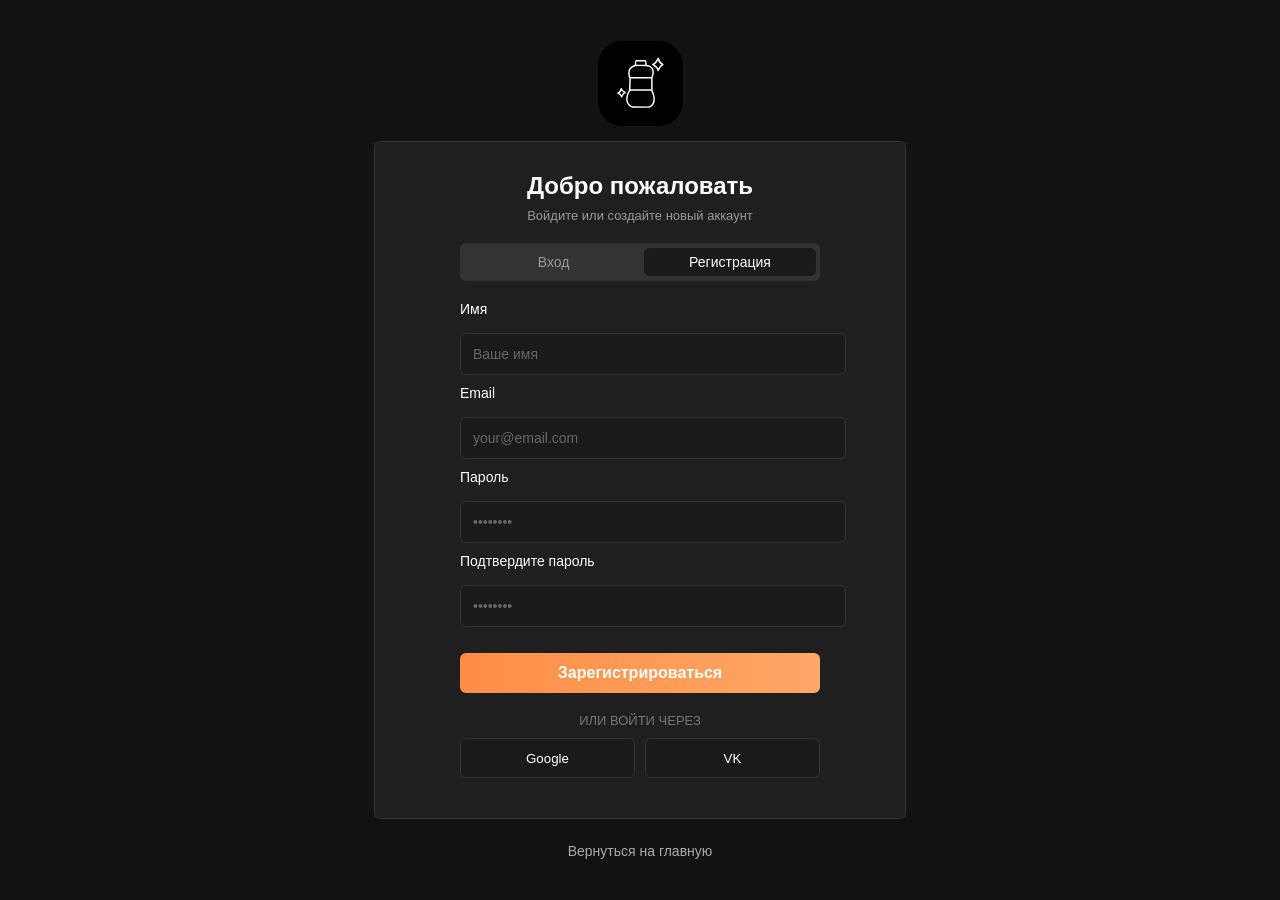
<file: reg-in.html>
<!DOCTYPE html>
<html lang="ru">
<head>
  <meta charset="UTF-8">
  <meta name="viewport" content="width=device-width, initial-scale=1.0">
  <title>Регистрация — SportFuel</title>
  <link rel="stylesheet" href="assets/css/conf.css">
  <link rel="stylesheet" href="assets/css/auth.css">
</head>
<body>

<div class="auth">
  <div class="auth__container">
    <img src="assets/images/systemImg/logo.svg" alt="SportFuel" class="auth__logo">

    <div class="auth__card">
      <h2 class="auth__title">Добро пожаловать</h2>
      <p class="auth__subtitle">Войдите или создайте новый аккаунт</p>

      <!-- таб -->
      <div class="auth__tabs">
        <a href="log-in.html" class="auth__tab">Вход</a>
        <div class="auth__tab auth__tab--active">Регистрация</div>
      </div>

      <!-- регистрация -->
      <form class="auth__form">
        <label class="auth__label">Имя</label>
        <input type="text" placeholder="Ваше имя" class="auth__input">

        <label class="auth__label">Email</label>
        <input type="email" placeholder="your@email.com" class="auth__input">

        <label class="auth__label">Пароль</label>
        <input type="password" placeholder="••••••••" class="auth__input">

        <label class="auth__label">Подтвердите пароль</label>
        <input type="password" placeholder="••••••••" class="auth__input">

        <button type="submit" class="auth__button auth__button--register">
          Зарегистрироваться
        </button>
      </form>

      <p class="auth__or">ИЛИ ВОЙТИ ЧЕРЕЗ</p>

      <div class="auth__socials">
        <button class="auth__social-btn">Google</button>
        <button class="auth__social-btn">VK</button>
      </div>
    </div>

    <p class="auth__footer-text">
      <a href="index.html">Вернуться на главную</a>
    </p>
  </div>
</div>

</body>
</html>
</file>
<file: assets/css/header-footer.css>
.header {
  position: fixed;
  top: 0;
  left: 0;
  width: 100%;
  height: 102px;
  background: rgba(0,0,0,0.7);
  backdrop-filter: blur(10px);
  -webkit-backdrop-filter: blur(10px);
  border-bottom: 1px solid rgba(54,54,54,0.5);
  z-index: 1000;
  transition: all 0.4s;
}

.header--scrolled {
  background: #000;
  backdrop-filter: none;
  -webkit-backdrop-filter: none;
  border-bottom-color: #363636;
  box-shadow: 0 4px 20px rgba(0,0,0,0.5);
}

.header__inner {
  width: 85%;
  max-width: 1920px;
  height: 100%;
  margin: 0 auto;
  padding: 0 20px;
  display: flex;
  align-items: center;
  justify-content: space-between;
  box-sizing: border-box;
}

.header__logo img {
  width: 85px;
  height: 85px;
}

/* декстоп меню */
.header__nav {
  display: flex;
  align-items: center;
  gap: 30px;
}

.header__nav-link {
  font-size: 30px;
  color: white;
  transition: opacity 0.3s;
}

.header__nav-link:hover { opacity: 0.7; }

.header__icon-link img {
  width: 30px;
  height: 30px;
  transition: opacity 0.3s;
}

.header__icon-link:hover img { opacity: 0.7; }

.header__search {
  width: 300px;
  height: 42px;
  background: #fff;
  border-radius: 35px;
  display: flex;
  align-items: center;
  padding: 0 15px;
}

.header__search-input {
  flex: 1;
  background: transparent;
  border: none;
  outline: none;
  font-size: 16px;
  padding-left: 10px;
}

.header__search img {
  width: 30px;
  height: 30px;
}

/* бургер */
.header__burger-checkbox { display: none; }

.header__burger-button {
  display: none;
  width: 40px;
  height: 30px;
  position: relative;
  cursor: pointer;
  z-index: 1001;
}

.header__burger-button span {
  display: block;
  position: absolute;
  height: 4px;
  width: 100%;
  background: white;
  border-radius: 4px;
  opacity: 1;
  left: 0;
  transform: rotate(0deg);
  transition: .35s ease-in-out;
}

.header__burger-button span:nth-child(1) { top: 0px; }
.header__burger-button span:nth-child(2) { top: 12px; }
.header__burger-button span:nth-child(3) { top: 24px; }

/* анимация крестика */
#burger:checked ~ .header__burger-button span:nth-child(1) {
  top: 12px;
  transform: rotate(135deg);
}
#burger:checked ~ .header__burger-button span:nth-child(2) {
  opacity: 0;
  left: -60px;
}
#burger:checked ~ .header__burger-button span:nth-child(3) {
  top: 12px;
  transform: rotate(-135deg);
}

.header__overlay {
  position: fixed;
  inset: 0;
  background: rgba(0,0,0,0.8);
  opacity: 0;
  visibility: hidden;
  transition: all 0.4s;
  z-index: 998;
}

.header__mobile-menu {
  position: fixed;
  top: 0;
  right: 0;
  width: 85%;
  max-width: 380px;
  height: 100vh;
  background: #000;
  padding: 100px 30px 40px;
  box-shadow: -10px 0 30px rgba(0,0,0,0.6);
  transform: translateX(100%);
  transition: transform 0.5s cubic-bezier(0.68,-0.55,0.265,1.55);
  z-index: 999;
  overflow-y: auto;
}

.header__mobile-inner {
  display: flex;
  flex-direction: column;
  gap: 30px;
  height: 100%;
}

.header__mobile-link {
  display: flex;
  align-items: center;
  gap: 16px;
  font-size: 22px;
  color: white;
  opacity: 0;
  transform: translateX(30px);
  transition: all 0.4s;
}

.header__mobile-link img {
  width: 26px;
  height: 26px;
}

.header__mobile-link:hover { color: #FF4F90; }

.header__mobile-controls {
  margin-top: auto;
  display: flex;
  flex-direction: column;
  gap: 20px;
}

.header__mobile-search {
  height: 50px;
  background: #1A1A1A;
  border-radius: 30px;
  display: flex;
  align-items: center;
  padding: 0 20px;
}

.header__mobile-search input {
  flex: 1;
  background: transparent;
  border: none;
  outline: none;
  color: white;
  font-size: 16px;
}

.header__mobile-search img {
  width: 22px;
  height: 22px;
}

.header__mobile-icons {
  display: flex;
  justify-content: center;
  gap: 30px;
}

.header__mobile-icon img {
  width: 32px;
  height: 32px;
  transition: opacity 0.3s;
}

.header__mobile-icon img:hover { opacity: 0.7; }

/*  открытие */
#burger:checked ~ .header__overlay { opacity: 1; visibility: visible; }
#burger:checked ~ .header__mobile-menu { transform: translateX(0); }
#burger:checked ~ .header__mobile-menu .header__mobile-link {
  opacity: 1;
  transform: translateX(0);
  transition-delay: 0.1s;
}

/* АДАПТИВ хэдера */
@media (max-width: 1154px) {
  .header__nav { display: none; }
  .header__burger-button { display: block; }
  .header__inner { width: 100%; padding: 0 20px; }
}

@media (max-width: 768px) {
  .header__inner { padding: 0 16px; }
  .header__logo img { width: 70px; height: 70px; }
}

/* ====================== FOOTER ====================== */
.footer {
  background: #000;
  padding-bottom: 30px;
}

.footer__inner {
  width: 85%;
  max-width: 1920px;
  margin: 0 auto;
  padding: 60px 20px 40px;
  border-bottom: 1px solid #444;
  display: grid;
  grid-template-columns: repeat(4, 1fr);
  gap: 40px;
  box-sizing: border-box;
}

.footer__column {
  display: flex;
  flex-direction: column;
  gap: 20px;
}

.footer__logo {
  width: 85px;
  height: 85px;
}

.footer__title {
  font-family: 'Inter', sans-serif;
  font-weight: 300;
  font-size: 2.25rem;
  color: white;
  margin: 0;
  white-space: nowrap;
  overflow: hidden;
  text-overflow: ellipsis;
}

.footer__link {
  color: #aaa;
  font-size: 1.25rem;
  transition: opacity 0.3s;
}

.footer__link:hover { opacity: 0.7; }

.footer__socials {
  display: flex;
  gap: 16px;
}

.footer__socials img {
  width: 44px;
  height: 44px;
}

.footer__subscribe {
  height: 57px;
  background: #1A1A1A;
  border-radius: 30px;
  display: flex;
  align-items: center;
  max-width: 100%;
}

.footer__subscribe input {
  flex: 1;
  background: transparent;
  border: none;
  outline: none;
  color: white;
  padding: 0 20px;
  font-size: 16px;
}

.footer__subscribe input::placeholder { color: #777; }

.footer__subscribe button {
  background: linear-gradient(90deg, #FF4F90, #FE68A3);
  color: white;
  border: none;
  width: 170px;
  height: 46px;
  border-radius: 30px;
  margin-right: 8px;
  cursor: pointer;
  font-weight: 600;
  font-size: 16px;
}

.footer__subscribe-text {
  color: #aaa;
  font-size: 1rem;
  margin-top: 12px;
}

.footer__copyright {
  text-align: center;
  padding: 25px 0;
  color: #888;
  font-size: 1.1rem;
}

/* АДАПТИВ футера */
@media (max-width: 1154px) {
  .footer__inner {
    width: 100%;
    padding: 50px 20px 40px;
    grid-template-columns: 1fr;
    gap: 45px;
    text-align: left;
  }
  .footer__column { align-items: flex-start; }
  .footer__title { font-size: 1.9rem; white-space: nowrap; }
  .footer__subscribe { width: 100%; max-width: none; }
}

@media (max-width: 768px) {
  .footer__inner { padding: 40px 16px; gap: 35px; }
  .footer__logo { width: 70px; height: 70px; }
  .footer__title { font-size: 1.75rem; }
  .footer__subscribe { height: 52px; }
  .footer__subscribe button { width: 140px; font-size: 15px; }
}

body { padding-top: 102px; }
</file>
<file: assets/css/index.css>
* { margin: 0; padding: 0; box-sizing: border-box; }

body {
  font-family: 'Epilogue', sans-serif;
  background-color: #121212;
  color: #ffffff;
  line-height: 1.6;
}

a { color: inherit; text-decoration: none; transition: opacity 0.3s; }
a:hover { opacity: 0.7; }

img { max-width: 100%; display: block; }
button { cursor: pointer; border: none; background: transparent; font-family: inherit; }

/* ======== MAIN ========= */
.main__container {
  width: 85%;
  max-width: 1920px;
  margin: 100px auto;
}

.hero {
  display: flex;
  min-height: 860px;
  margin-top: 100px;
  align-items: center;
}


.hero__content {
  width: 50%;
  display: flex;
  flex-direction: column;
  justify-content: space-between;
  padding-bottom: 0px;
  box-sizing: border-box;
}

.hero__title {
  font-family: 'Inter', sans-serif;
  font-size: 75px;
  font-weight: 300;
}

.hero__desc {
  font-size: 22px;
  color: #aaaaaa;
  margin: 25px 0;
}


.hero__button {
  width: 265px;
  height: 112px;
  background-color: #FF4F90;
  color: white;
  border-radius: 9px;
  font-size: 24px;
  align-self: flex-start;
}

.hero__image {
  width: 50%;
  display: flex;
  justify-content: center;
  align-items: center;
}

.hero__image img {
  width: 100%;
  height: 100%;
  border-radius: 25px;
  object-fit: cover;
}

.benefits {
  display: grid;
  grid-template-columns: repeat(4, 1fr);
  gap: 30px;
  margin-top: 100px;
}

.benefit {
  background-color: #1F1F1F;
  border-radius: 18px;
  height: 200px;
  display: flex;
  flex-direction: column;
  align-items: center;
  justify-content: center;
  text-align: center;
  gap: 15px;
}

.products {
  margin-top: 100px;
}

.products__header {
  display: flex;
  justify-content: space-between;
  align-items: center;
  margin-bottom: 40px;
}

.products__title {
  font-size: 60px;
}

.product-card__link {
  display: block;
  color: inherit;
  text-decoration: none;
  cursor: pointer;
}

.product-card__link:hover {
  opacity: 0.9;
}

.products__link:hover { text-decoration: underline; }

.products__grid {
  display: grid;
  grid-template-columns: repeat(4, 1fr);
  gap: 20px;
}

.product-card {
  background-color: #1F1F1F;
  border-radius: 25px;
  overflow: hidden;
}

.product-card__inner {
  position: relative;
  width: 80%;
  margin: 0 auto;
  padding: 60px 0px 20px 0px;
}

.product-card__new {
  position: absolute;
  top: 18px;
  left: 0;
  background-color: #FF4F90;
  padding: 0 20px;
  height: 32px;
  border-radius: 18px;
  display: flex;
  align-items: center;
  justify-content: center;
  font-size: 24px;
}

.product-card__favorite {
  position: absolute;
  top: 80px;
  right: 15px;
  z-index: 10;
  background: none;
}

.product-card__favorite img {
  width: 41px;
  height: 41px;
}

.product-card__image {
  width: 100%;
  margin-top: 10px;
  object-fit: cover;
}

.product-card__rating {
  display: flex;
  align-items: center;
  gap: 5px;
  margin-top: 15px;
}

.product-card__rating img { 
  width: 20px;
  height: 20px; 
  padding-bottom: 5px;
}

.product-card__reviews {
  color: grey;
  font-size: 18px;
}

.product-card__name {
  font-size: 20px;
  margin-top: 15px;
}

.product-card__brand {
  font-size: 20px;
  color: grey;
  margin-top: 5px;
}

.product-card__bottom {
  display: flex;
  justify-content: space-between;
  align-items: center;
  margin-top: 15px;
}

.product-card__price {
  font-size: 24px;
}

.product-card__cart img {
  width: 41px;
  height: 41px;
}

.reviews {
  margin: 100px 0;
  text-align: center;
}

.reviews__title {
  font-size: 60px;
  margin-bottom: 50px;
}

.reviews__grid {
  width: 85%;
  max-width: 1920px;
  margin: 0 auto;
  display: grid;
  grid-template-columns: repeat(2, 1fr);
  gap: 100px;
}

.review {
  background-color: #1F1F1F;
  border-radius: 15px;
  padding: 30px;
  display: flex;
  gap: 25px;
  text-align: left;
}

.review__avatar {
  width: 90px;
  height: 90px;
  border-radius: 50%;
  object-fit: cover;
  flex-shrink: 0;
}

.review__stars {
  display: flex;
  gap: 5px;
}

.review__stars img { width: 22px; height: 22px; }

.review__name {
  font-size: 1.125rem;
  font-weight: 600;
  margin: 10px 0;
}

.review__text {
  color: #aaaaaa;
  line-height: 1.6;
}


/* ====== АДАПТИВ ====== */
@media (max-width: 1154px) {
  .hero {
    flex-direction: column;
    min-height: auto;
    padding-top: 50px;
  }
  .hero__content, .hero__image { width: 90%; }
  .hero__content { order: 2; text-align: center; margin-top: 30px; }
  .hero__image { order: 1; }
  .hero__title { font-size: 32px; }
  .hero__button { margin: 0 auto; max-width: 265px; height: 60px; font-size: 18px; }

  .benefits { grid-template-columns: repeat(2, 1fr); }
  .products__grid { grid-template-columns: repeat(2, 1fr); }
  .reviews__grid { grid-template-columns: 1fr; width: 100%; }
}

@media (max-width: 768px) {

  .benefits, .products__grid {
    grid-template-columns: 1fr;
    gap: 20px;
    margin-top: 30px;
  
  }

  .products__header{
    flex-direction: column;
    justify-content: center;
    align-items: center;
    margin: 50px;

  }
  .hero__desc{
    margin: 12px 0;
    font-size: 18px;
  }
  .hero__title { font-size: 20px; }

  .main__container{
  width: 100%;
  max-width: 1920px;
  margin: 0 auto;
  padding: 0 20px;
  box-sizing: border-box;
}

  }
</file>
<file: assets/css/conf.css>
.epilogue{
  font-family: "Epilogue", sans-serif;
  font-optical-sizing: auto;
  font-weight: <weight>;
  font-style: normal;
}

.inter{
  font-family: "Inter", sans-serif;
  font-optical-sizing: auto;
  font-weight: <weight>;
  font-style: normal;
}

*{
	padding: 0;
	margin: 0;
	color: white;
	font-family: "Epilogue", sans-serif;
}

body{
	background-color: #121212;

}

.page-container {
  width: 100%;
  max-width: 1920px;
  margin: 0 auto;
  padding: 0 20px;
  box-sizing: border-box;
}




@media (max-width: 1024px) {
  .content-wrapper {
    width: 90%;
  }
}

@media (max-width: 768px) {
  .content-wrapper {
    width: 100%;
    padding: 0 20px;
  }
}

/* ==== СОСТОЯНИЯ ДЛЯ КНОПОК ==== */
button,
.btn,
.hero__button,
.product__action-btn,
.product__action-btn--primary,
.call-btn,
.contacts-form__button,
.social-btn,
.footer__subscribe button,
.auth__button {
  transition: all 0.3s cubic-bezier(0.4, 0, 0.2, 1) !important;
  cursor: pointer;
  position: relative;
  overflow: hidden;
}

/* подъем и тень */
button:hover,
.btn:hover,
.hero__button:hover,
.product__action-btn:hover,
.call-btn:hover,
.contacts-form__button:hover,
.social-btn:hover,
.footer__subscribe button:hover,
.auth__button:hover {
  transform: translateY(-4px);
  box-shadow: 0 12px 25px rgba(255, 79, 144, 0.35);
  filter: brightness(1.08);
}

/* нажатие вниз */
button:active,
.btn:active,
.hero__button:active,
.product__action-btn:active,
.call-btn:active,
.contacts-form__button:active,
.social-btn:active,
.footer__subscribe button:active,
.auth__button:active {
  transform: translateY(-1px);
  box-shadow: 0 4px 12px rgba(255, 79, 144, 0.4);
  filter: brightness(0.95);
}

button:focus-visible,
.btn:focus-visible,
.hero__button:focus-visible,
.product__action-btn:focus-visible,
.call-btn:focus-visible,
.contacts-form__button:focus-visible,
.social-btn:focus-visible,
.footer__subscribe button:focus-visible,
.auth__button:focus-visible {
  outline: 3px solid #FF4F90;
  outline-offset: 4px;
}

/* отключение */
button:disabled,
button[disabled],
.btn:disabled,
.btn[disabled] {
  opacity: 0.5;
  cursor: not-allowed;
  transform: none !important;
  box-shadow: none !important;
  filter: none !important;
}
</file>
<file: assets/css/cart.css>
.cart {
  min-height: 80vh;
  padding: 40px 20px;
}

.cart__container {
  max-width: 1920px;
  margin: 0 auto;
  text-align: center;
  padding-top: 100px;
}

.cart__title {
  font-family: 'Epilogue', sans-serif;
  font-size: 48px;
  font-weight: 800;
  color: #fff;
  margin-bottom: 60px;
}

.cart__empty {
  width: 85%;
  max-width: 1920px;
  min-height: 400px;
  margin: 0 auto;
  padding: 40px 20px;
  background-color: #1F1F1F;
  border-radius: 12px;
  display: flex;
  flex-direction: column;
  align-items: center;
  justify-content: center;
}

.cart__empty-icon {
  width: 100px;
  height: auto;
  opacity: 0.8;
  margin-bottom: 24px;
}

.cart__empty-title {
  font-family: 'Epilogue', sans-serif;
  font-size: 32px;
  font-weight: 800;
  color: #fff;
  margin: 0 0 12px 0;
}

.cart__empty-text {
  font-family: 'Inter', sans-serif;
  font-size: 20px;
  color: #aaa;
  max-width: 90%;
  line-height: 1.5;
  margin: 0 0 32px 0;
}

.cart__empty-button {
  font-family: 'Epilogue', sans-serif;
  font-size: 20px;
  font-weight: 700;
  padding: 16px 40px;
  background: linear-gradient(90deg, #FF4F90, #FE68A3);
  color: white;
  text-decoration: none;
  border-radius: 8px;
  transition: all 0.3s ease;
  box-shadow: 0 4px 12px rgba(255, 79, 144, 0.2);
  display: inline-block;
}

.cart__empty-button:hover {
  transform: translateY(-3px);
  opacity: 0.9;
  box-shadow: 0 6px 20px rgba(255, 79, 144, 0.3);
}

/* ====================== АДАПТИВ ====================== */

@media (max-width: 1024px) {
  .cart__title {
    font-size: 42px;
    margin-bottom: 50px;
  }

  .cart__empty {
    min-height: 350px;
    padding: 30px 20px;
  }

  .cart__empty-title {
    font-size: 28px;
  }
}

@media (max-width: 768px) {
  .cart {
    padding: 30px 15px;
  }

  .cart__title {
    font-size: 36px;
    margin-bottom: 40px;
  }

  .cart__empty {
    min-height: 320px;
    padding: 30px 20px;
  }

  .cart__empty-icon {
    width: 80px;
  }

  .cart__empty-title {
    font-size: 26px;
  }

  .cart__empty-text {
    font-size: 17px;
  }

  .cart__empty-button {
    width: 100%;
    max-width: 280px;
    padding: 14px 20px;
  }
}

@media (max-width: 480px) {
  .cart__title {
    font-size: 32px;
  }

  .cart__empty {
    padding: 24px 16px;
    min-height: 280px;
  }

  .cart__empty-title {
    font-size: 22px;
  }

  .cart__empty-text {
    font-size: 16px;
  }

  .cart__empty-button {
    font-size: 17px;
    padding: 14px;
  }
}
</file>
<file: assets/css/carta-tovara.css>
* {
  margin: 0;
  padding: 0;
  box-sizing: border-box;
}

body {
  font-family: 'Epilogue', sans-serif;
  background-color: #121212;
  color: #ffffff;
  line-height: 1.6;
}

a {
  text-decoration: none;
  color: inherit;
  transition: opacity 0.3s;
}

a:hover {
  opacity: 0.7;
}

img {
  max-width: 100%;
  height: auto;
  display: block;
}

button {
  cursor: pointer;
  border: none;
  outline: none;
  background: transparent;
  font-family: inherit;
}

input, button {
  font-size: 1rem;
}


.product__container {
  width: 85%;
  margin: 100px auto;
}

/* Хлебные крошки */
.breadcrumbs {
  margin-bottom: 30px;
}

.breadcrumbs__list {
  padding-top: 20px;
  display: flex;
  list-style: none;
  gap: 0.5rem;
  font-size: 0.875rem;
  color: #aaaaaa;
}

.breadcrumbs__item::after {
  content: " / ";
  margin: 0 0.5rem;
  color: #555;
}

.breadcrumbs__item:last-child::after {
  content: "";
}

.breadcrumbs__link {
  color: #ffffff;
  text-decoration: underline;
}

.breadcrumbs__current {
  color: #ffffff;
  font-weight: 500;
}

/* основной блок */
.product__main {
  display: grid;
  grid-template-columns: 1fr 1fr;
  gap: 2rem;
  margin-bottom: 100px;
}

.product__image img {
  width: 100%;
  border-radius: 25px;
  box-shadow: 0 4px 12px rgba(0, 0, 0, 0.5);
}

/* инфо */
.product__info {
  display: flex;
  flex-direction: column;
  gap: 1.5rem;
  justify-content: space-between;
}

.product__info-top {
  display: flex;
  flex-direction: column;
  gap: 0.5rem;
}

.product__info-sku {
  font-size: 0.875rem;
  color: #aaaaaa;
}

.product__info-title {
  font-family: 'Inter', sans-serif;
  font-weight: 300;
  font-size: 2.5rem;
  color: #ffffff;
}

.product__info-rating {
  display: flex;
  align-items: center;
  gap: 0.5rem;
}

.product__info-stars {
  display: flex;
  gap: 0.25rem;
  align-items: center;
}

.product__info-stars img {
  width: 16px;
  height: 16px;
}

.product__info-rating-value {
  font-weight: 700;
  font-size: 1.125rem;
  color: #ffffff;
}

.product__info-rating-count {
  font-size: 0.875rem;
  color: #aaaaaa;
}

.product__info-social-btn img {
  width: 41px;
  height: 41px;
}

/* хар-ки */
.product__specs {
  display: flex;
  flex-direction: column;
  gap: 0.75rem;
}

.product__specs-row {
  display: flex;
  justify-content: space-between;
  padding: 0.75rem 1rem;
  background-color: #1F1F1F;
  border-radius: 18px;
  font-size: 0.875rem;
}

.product__specs-label {
  font-weight: 500;
  color: #aaaaaa;
  min-width: 180px;
}

.product__specs-value {
  text-align: right;
  color: #ffffff;
  white-space: pre-line;
}

/* варианты */
.product__variations {
  margin-top: 1.5rem;
}

.product__variations-title {
  font-family: 'Inter', sans-serif;
  font-weight: 300;
  font-size: 1.25rem;
  color: #ffffff;
  margin-bottom: 2rem;
}

.product__variations-options {
  display: flex;
  gap: 1rem;
  flex-wrap: wrap;
  justify-content: center;
}

.product__variations-option {
  padding: 0.75rem 1rem;
  background-color: #1F1F1F;
  border: 2px solid #333;
  border-radius: 18px;
  display: flex;
  flex-direction: column;
  align-items: center;
  text-align: center;
  transition: border-color 0.2s ease, background-color 0.2s ease;
  min-width: 250px;
}

.product__variations-option:hover {
  border-color: #FF4F90;
  background-color: #2d2d2d;
}

.product__variations-option-quantity {
  font-size: 0.875rem;
  color: #aaaaaa;
  margin-bottom: 0.25rem;
}

.product__variations-option-price {
  font-size: 1.125rem;
  font-weight: 700;
  color: #ffffff;
}


.product__action-btn {
  padding: 1rem;
  border-radius: 30px;
  font-family: 'Inter', sans-serif;
  font-size: 1.125rem;
  font-weight: 300;
  text-align: center;
  cursor: pointer;
  transition: background-color 0.3s;
  width: 100%;
  margin-top: 1rem;
}

.product__action-btn--primary {
  background-color: #FF4F90;
  color: #121212;
}

.product__action-btn--primary:hover {
  background-color: #F14372;
}

/* детали */
.product__details {
  display: grid;
  grid-template-columns: 1fr 1fr;
  gap: 2rem;
}

.product__details-section {
  background-color: #1F1F1F;
  padding: 1.5rem;
  border-radius: 25px;
}

.product__details-section-title {
  font-family: 'Inter', sans-serif;
  font-weight: 300;
  font-size: 1.75rem;
  color: #ffffff;
  margin-bottom: 1rem;
}

.product__details-content p {
  margin-bottom: 1rem;
  color: #ffffff;
}

/* состав */
.product__composition {
  width: 100%;
  border-collapse: collapse;
  margin-top: 1rem;
  font-size: 0.875rem;
}

.product__composition th,
.product__composition td {
  padding: 0.75rem;
  text-align: left;
  border-bottom: 1px solid #333;
}

.product__composition th {
  background-color: #2d2d2d;
  font-weight: 600;
  color: #ffffff;
}

.product__composition td {
  color: #ffffff;
}

.product__composition-note {
  font-size: 0.875rem;
  color: #aaaaaa;
  margin-top: 0.5rem;
  text-align: right;
}

/* ====================== АДАПТИВ ====================== */

@media (max-width: 1154px) {
  .product__main,
  .product__details {
    grid-template-columns: 1fr;
  }
}

@media (max-width: 768px) {
  .product__container {
    width: 95%;
  }

  .product__info-title {
    font-size: 1.75rem;
  }

  .product__variations-options {
    flex-direction: column;
  }

  .product__variations-option {
    width: 100%;
  }
}
</file>
<file: assets/css/favorite.css>
.favorite {
  min-height: 80vh;
  padding: 40px 20px;
}

.favorite__container {
  max-width: 1920px;
  margin: 0 auto;
  text-align: center;
  padding-top: 100px;
}

.favorite__title {
  font-family: 'Epilogue', sans-serif;
  font-size: 48px;
  font-weight: 800;
  color: #fff;
  margin-bottom: 60px;
}

.favorite__empty {
  width: 85%;
  max-width: 1920px;
  min-height: 400px;
  margin: 0 auto;
  padding: 40px 20px;
  background-color: #1F1F1F;
  border-radius: 12px;
  display: flex;
  flex-direction: column;
  align-items: center;
  justify-content: center;
}

.favorite__empty-icon {
  width: 100px;
  height: auto;
  opacity: 0.8;
  margin-bottom: 24px;
}

.favorite__empty-title {
  font-family: 'Epilogue', sans-serif;
  font-size: 32px;
  font-weight: 800;
  color: #fff;
  margin: 0 0 12px 0;
}

.favorite__empty-text {
  font-family: 'Inter', sans-serif;
  font-size: 20px;
  color: #aaa;
  max-width: 90%;
  line-height: 1.5;
  margin: 0 0 32px 0;
}

.favorite__empty-button {
  font-family: 'Epilogue', sans-serif;
  font-size: 20px;
  font-weight: 700;
  padding: 16px 40px;
  background: linear-gradient(90deg, #FF4F90, #FE68A3);
  color: white;
  text-decoration: none;
  border-radius: 8px;
  transition: all 0.3s ease;
  box-shadow: 0 4px 12px rgba(255, 79, 144, 0.2);
  display: inline-block;
}

.favorite__empty-button:hover {
  transform: translateY(-3px);
  opacity: 0.9;
  box-shadow: 0 6px 20px rgba(255, 79, 144, 0.3);
}

/* ====================== АДАПТИВ ====================== */

@media (max-width: 1024px) {
  .favorite__title {
    font-size: 42px;
    margin-bottom: 50px;
  }

  .favorite__empty {
    min-height: 350px;
    padding: 30px 20px;
  }

  .favorite__empty-title {
    font-size: 28px;
  }
}

@media (max-width: 768px) {
  .favorite {
    padding: 30px 15px;
  }

  .favorite__title {
    font-size: 36px;
    margin-bottom: 40px;
  }

  .favorite__empty {
    min-height: 320px;
    padding: 30px 20px;
  }

  .favorite__empty-icon {
    width: 80px;
  }

  .favorite__empty-title {
    font-size: 26px;
  }

  .favorite__empty-text {
    font-size: 17px;
  }

  .favorite__empty-button {
    width: 100%;
    max-width: 280px;
    padding: 14px 20px;
  }
}

@media (max-width: 480px) {
  .favorite__title {
    font-size: 32px;
  }

  .favorite__empty {
    padding: 24px 16px;
    min-height: 280px;
  }

  .favorite__empty-title {
    font-size: 22px;
  }

  .favorite__empty-text {
    font-size: 16px;
  }

  .favorite__empty-button {
    font-size: 17px;
    padding: 14px;
  }
}
</file>
<file: assets/css/katalog.css>
.product-card__favorite,
.product-card__cart {
  position: absolute;
  z-index: 10;
  background: none;
  border: none;
  padding: 0;
  cursor: pointer;
}

.product-card__favorite { top: 16px; right: 16px; }
.product-card__cart     { bottom: 16px; right: 16px; }

.product-card__favorite img,
.product-card__cart img {
  margin-top: 65px;
  width: 41px;
  height: 41px;
  transition: transform 0.25s ease;
}

.product-card__favorite:hover img,
.product-card__cart:hover img {
  transform: scale(1.18);
}

.product-card__favorite:active img,
.product-card__cart:active img {
  transform: scale(1.05);
}

.catalog {
	max-width: 1920px;
}
.catalog__title {
  font-size: 60px;
  margin: 100px 0 60px;

}
.catalog__layout {
  display: flex;
  gap: 60px;
  margin-bottom: 120px;
}

.catalog-filter {
  width: 350px;
  height: 870px;
  flex-shrink: 0;
  background-color: #1F1F1F;
  border-radius: 12px;
  padding: 30px;
  border: 1px solid #333;
}

.catalog-filter__label {
  font-size: 18px;
  font-weight: 600;
  margin-bottom: 15px;
}

.catalog-filter__slider {
  margin-bottom: 40px;
}

.catalog-filter__range {
  appearance: none;
  width: 100%;
  height: 6px;
  border-radius: 3px;
  background: #FF4F90;
  outline: none;
  border: 1px solid #000;
}

.catalog-filter__range::-webkit-slider-thumb {
  -webkit-appearance: none;
  width: 20px;
  height: 20px;
  background: white;
  border-radius: 50%;
  cursor: pointer;
}

.catalog-filter__labels {
  display: flex;
  justify-content: space-between;
  color: #888;
  margin-top: 8px;
  font-size: 14px;
}

.catalog-filter__section {
  margin-bottom: 30px;
}

.catalog-filter__section-title {
  font-size: 18px;
  font-weight: 600;
  margin-bottom: 15px;
}

.catalog-filter__list {
  list-style: none;
  padding: 0;
  margin: 0;
}

.catalog-filter__item {
  display: flex;
  align-items: center;
  margin-bottom: 16px;
}

.catalog-filter__item input[type="checkbox"] {
  width: 20px;
  height: 20px;
  margin-right: 12px;
  accent-color: #FF4F90;
  cursor: pointer;
}

.catalog-filter__item label {
  font-size: 16px;
  cursor: pointer;
}

.catalog-filter__results {
  margin: 30px 0 20px;
  color: #aaa;
}

.catalog-filter__reset {
  width: 100%;
  height: 53px;
  background-color: #1A1A1A;
  border: 1px solid #999;
  border-radius: 8px;
  color: white;
  font-size: 16px;
  cursor: pointer;
  transition: opacity 0.3s;
}

.catalog-filter__reset:hover {
  opacity: 0.7;
}

.catalog__grid {
  flex: 1;
  display: grid;
  grid-template-columns: repeat(3, 1fr);
  gap: 40px;
}

/* Адаптив */
@media (max-width: 1440px) {
  .catalog__layout {
    flex-direction: column;
    align-items: center;
  }
  .catalog-filter {
    width: 600px;
  }
  .catalog__grid {
    grid-template-columns: repeat(3, 1fr);
  }
}

@media (max-width: 768px) {
  .catalog__grid {
    grid-template-columns: repeat(2, 1fr);
    gap: 30px;
    width: 100%;
  }
  .catalog-filter {
    width: 100%;
    max-width: 500px;
  }
}

@media (max-width: 480px) {
  .catalog__grid {
    grid-template-columns: 1fr;
    width: 100%;
  }
  .catalog__title {
    font-size: 42px;
    padding-top: 15px;
  }
}
</file>
<file: assets/css/auth.css>
.auth {
  width: 100vw;
  height: 100vh;
  background-color: #121212;
  display: flex;
  justify-content: center;
  align-items: center;
  color: #ffffff;
  font-family: 'Epilogue', sans-serif;
}

.auth__container {
  display: flex;
  flex-direction: column;
  align-items: center;
}

.auth__logo {
  width: 85px;
  height: 85px;
  object-fit: contain;
  margin-bottom: 15px;
}

.auth__card {
  width: 450px;
  background-color: #1F1F1F;
  border: 1px solid #333333;
  border-radius: 6px;
  padding: 30px 40px 40px;
  display: flex;
  flex-direction: column;
  align-items: center;
}

.auth__title {
  font-size: 24px;
  font-weight: 700;
  text-align: center;
  margin: 0 0 8px 0;
}

.auth__subtitle {
  font-size: 13px;
  color: #999;
  text-align: center;
  margin-bottom: 20px;
}

/* таб */
.auth__tabs {
  width: 80%;
  height: 38px;
  background-color: #333333;
  border-radius: 6px;
  display: flex;
  margin-bottom: 20px;
  align-items: center;
  justify-content: center;
}

.auth__tab {
  width: 50%;
  display: flex;
  justify-content: center;
  align-items: center;
  font-size: 14px;
  color: #999999;
  text-decoration: none;
  transition: all 0.3s;
}

.auth__tab--active {
  background-color: #1A1A1A;
  color: #ffffff;
  border-radius: 6px;
  height: 75%;
  width: 48%;
}
.auth__tab auth__tab--active{
    width: 40%;
    
}
/* форма */
.auth__form {
  width: 80%;
  display: flex;
  flex-direction: column;
  gap: 10px;
}

.auth__label {
  font-size: 14px;
  color: #fff;
  margin-bottom: 6px;
}

.auth__input {
  width: 100%;
  height: 40px;
  padding: 0 12px;
  background-color: #1A1A1A;
  border: 1px solid #333333;
  border-radius: 6px;
  color: #fff;
  font-size: 14px;
}

.auth__input::placeholder {
  color: #666;
}

.auth__button {
  width: 100%;
  height: 40px;
  margin-top: 16px;
  border: none;
  border-radius: 6px;
  font-size: 16px;
  font-weight: 600;
  cursor: pointer;
  transition: opacity 0.3s;
}

.auth__button--register {
  background: linear-gradient(90deg, #FF8D44, #FFA867);
}

.auth__button--login {
  background: linear-gradient(90deg, #FF4F90, #FF69A4);
}

.auth__button:hover {
  opacity: 0.85;
}

.auth__forgot {
  display: block;
  text-align: center;
  color: #CD4069;
  font-size: 14px;
  margin-top: 12px;
  text-decoration: none;
}

.auth__or {
  text-align: center;
  color: #777;
  font-size: 13px;
  margin: 20px 0 10px;
}

/* альтернативный вход */
.auth__socials {
  width: 80%;
  display: flex;
  gap: 10px;
}

.auth__social-btn {
  flex: 1;
  height: 40px;
  background-color: #1A1A1A;
  border: 1px solid #333333;
  border-radius: 6px;
  color: #fff;
  cursor: pointer;
  transition: opacity 0.3s;
}

.auth__social-btn:hover {
  opacity: 0.7;
}

.auth__footer-text {
  margin-top: 24px;
  color: #777;
  font-size: 14px;
}

.auth__footer-text a {
  color: #aaa;
  text-decoration: none;
}

.auth__footer-text a:hover {
  text-decoration: underline;
}

/* ====================== АДАПТИВ ====================== */
@media (max-width: 768px) {
  .auth__card {
    width: 90%;
    padding: 30px 20px;
  }

  .auth__tabs,
  .auth__form,
  .auth__socials {
    width: 100%;
  }
}

@media (max-width: 480px) {
  .auth__logo {
    width: 70px;
    height: 70px;
  }

  .auth__title {
    font-size: 22px;
  }
}
</file>
<file: assets/css/payment_and_delivery.css>
.delivery__container {
  width: 85%;
  max-width: 1920px;
  margin: 0 auto;
  padding: 120px 0;
}

.delivery__hero {
  text-align: center;
  margin-bottom: 80px;
}

.delivery__title {
  font-size: 60px;
  margin-bottom: 16px;
}

.delivery__subtitle {
  font-size: 32px;
  color: #aaaaaa;
}

.delivery__section-title {
  font-size: 48px;
  text-align: center;
  margin: 80px 0 60px;
}

.delivery__methods {
  display: grid;
  grid-template-columns: repeat(3, 1fr);
  gap: 80px;
  margin-bottom: 100px;
}

.delivery-method {
  background-color: #1F1F1F;
  border-radius: 12px;
  padding: 40px 20px;
  text-align: center;
  display: flex;
  flex-direction: column;
  align-items: center;
  gap: 20px;
  height: 100%;
}

.delivery-method__title {
  font-size: 32px;
  margin: 10px 0;
}

.delivery-method__text {
  font-size: 20px;
  color: #aaaaaa;
  line-height: 1.5;
}

.delivery-method__price {
  font-size: 36px;
  color: #FF4F90;
  font-weight: 600;
}

.delivery__terms {
  background-color: #1F1F1F;
  border-radius: 12px;
  padding: 50px 60px;
  margin-bottom: 100px;
}

.delivery__terms-title {
  font-size: 36px;
  margin-bottom: 30px;
}

.delivery__terms-list {
  list-style: none;
  font-size: 24px;
  line-height: 2;
  color: #ffffff;
}

.delivery__terms-list li::before {
  content: "• ";
  color: #FF4F90;
  font-weight: bold;
}

.delivery__payment {
  display: grid;
  grid-template-columns: repeat(4, 1fr);
  gap: 60px;
  margin-bottom: 100px;
}

.payment-card {
  text-align: center;
  display: flex;
  flex-direction: column;
  align-items: center;
  gap: 18px;
}

.payment-card__title {
  font-size: 28px;
}

.payment-card__text {
  font-size: 20px;
  color: #aaaaaa;
}

/* === АДАПТИВ = */
@media (max-width: 1024px) {
  .delivery__methods,
  .delivery__payment {
    grid-template-columns: repeat(2, 1fr);
    gap: 40px;
  }

  .delivery__title { font-size: 48px; }
  .delivery__subtitle { font-size: 26px; }
  .delivery__section-title { font-size: 40px; }
}

@media (max-width: 768px) {
  .delivery__container { width: 95%; }
  .delivery__hero { margin-bottom: 60px; }
  .delivery__title { font-size: 36px; }
  .delivery__subtitle { font-size: 22px; }
  .delivery__section-title { font-size: 32px; margin: 60px 0 40px; }

  .delivery__methods,
  .delivery__payment {
    grid-template-columns: 1fr;
    gap: 30px;
  }

  .delivery-method,
  .payment-card { padding: 30px 20px; }

  .delivery__terms { padding: 40px 30px; }
  .delivery__terms-list { font-size: 20px; }
}

@media (max-width: 480px) {
  .delivery__title { font-size: 32px; }
  .delivery__subtitle { font-size: 18px; }
  .delivery__section-title { font-size: 28px; }
  .delivery-method__title,
  .payment-card__title { font-size: 24px; }
  .delivery-method__price { font-size: 30px; }
}
</file>
<file: assets/css/profile.css>
.profile {
  min-height: 80vh;
  padding: 60px 0;
  background: #121212;
}

.profile__container {
  width: 85%;
  max-width: 1400px;
  margin: 0 auto;
  padding: 0 20px;
  box-sizing: border-box;
}

.profile__header {
  text-align: center;
  margin-bottom: 60px;
}


.profile__edit{
  display: flex;
  flex-direction: column;
  justify-content: space-between;

} 

.profile__title {
  font-family: 'Epilogue', sans-serif;
  font-size: 60px;
  font-weight: 800;
  color: #fff;
  margin: 0 0 16px 0;
}

.profile__subtitle {
  font-family: 'Inter', sans-serif;
  font-size: 22px;
  color: #aaa;
  margin: 0;
}

.profile__grid {
  display: grid;
  grid-template-columns: 1fr 1fr;
  gap: 40px;
}

.profile__card {
  background: #1F1F1F;
  border-radius: 12px;
  padding: 40px;
  display: flex;
  flex-direction: column;
  gap: 30px;
  box-shadow: 0 4px 20px rgba(0,0,0,0.4);
}

.profile__info {
  display: flex;
  flex-direction: column;
  gap: 40px;
}

/* профиль со статистикой */
.profile__avatar {
  width: 120px;
  height: 120px;
  margin: 0 auto;
  border-radius: 50%;
  background: #FF4F90;
  display: flex;
  align-items: center;
  justify-content: center;
  overflow: hidden;
}

.profile__avatar img {
  width: 70px;
  filter: brightness(0) invert(1);
}

.profile__name {
  font-family: 'Epilogue', sans-serif;
  font-size: 32px;
  font-weight: 700;
  color: #fff;
  text-align: center;
  margin: 0;
}

.profile__email {
  font-size: 18px;
  color: #aaa;
  text-align: center;
  margin: 8px 0 24px;
}

.profile__stats {
  display: flex;
  justify-content: center;
  gap: 50px;
}

.profile__stat-item {
  text-align: center;
}

.profile__stat-value {
  font-family: 'Epilogue', sans-serif;
  font-size: 40px;
  font-weight: 800;
  color: #FF4F90;
  display: block;
}

.profile__stat-label {
  font-size: 16px;
  color: #aaa;
}

/* контактные данные */
.profile__card-title {
  font-size: 26px;
  font-weight: 700;
  color: #fff;
}

.profile__contacts {
  list-style: none;
  padding: 0;
  margin: 0;
  display: flex;
  flex-direction: column;
  gap: 16px;
}

.profile__contact {
  display: flex;
  flex-direction: column;
  gap: 4px;
}

.profile__contact-label {
  font-weight: 600;
  color: #fff;
  font-size: 16px;
}

.profile__contact-value {
  color: #ccc;
  font-size: 18px;
}

/* редактирование */
.profile__form-group {
  display: flex;
  flex-direction: column;
  gap: 10px;
  padding-bottom: 5px;
}

.profile__label {
  font-size: 16px;
  font-weight: 600;
  color: #fff;
}

.profile__input,
.profile__textarea {
  padding: 16px;
  background: #1A1A1A;
  color: #fff;
  border: 1px solid #333;
  border-radius: 8px;
  font-size: 16px;
  transition: border-color 0.3s;
}

.profile__input:focus,
.profile__textarea:focus {
  border-color: #FF4F90;
  outline: none;
}

.profile__textarea {
  min-height: 100px;
  resize: vertical;
}

.profile__btn {
  text-align: center;
  padding: 16px;
  border-radius: 8px;
  font-size: 18px;
  font-weight: 600;
  cursor: pointer;
  transition: all 0.3s;
  margin-top: 10px;
}

.profile__btn {
  background: linear-gradient(90deg, #FF4F90, #FE68A3);
  color: white;
  border: none;
}

.profile__btn:hover {
  opacity: 0.9;
  transform: translateY(-3px);
  box-shadow: 0 10px 20px rgba(255,79,144,0.3);
}

.profile__btn--outline {
  background: transparent;
  border: 1px solid #FF4F90;
  color: #FF4F90;
}

.profile__btn--danger {
  background: #ff4f90;
  color: white;
}

.profile__card--danger {
  background: #1f1f1f;
}

/* ====================== АДАПТИВ ====================== */
@media (max-width: 1154px) {
  .profile__grid {
    grid-template-columns: 1fr;
    gap: 40px;
  }

  .profile__title {
    font-size: 48px;
  }
}

@media (max-width: 768px) {
  .profile {
    padding: 40px 0;
  }
  .profile__edit{
    gap: 40px
  }
  .profile__container {
    width: 100%;
    padding: 0 20px;
  }

  .profile__title {
    font-size: 36px;
  }

  .profile__subtitle {
    font-size: 18px;
  }

  .profile__card {
    padding: 30px;
    gap:24px;
  }

  .profile__avatar {
    width: 100px;
    height: 100px;
  }

  .profile__avatar img {
    width: 60px;
  }

  .profile__name {
    font-size: 26px;
  }

  .profile__stats {
    gap: 30px;
  }

  .profile__stat-value {
    font-size: 32px;
  }

  .profile__contact-value {
    font-size: 16px;
  }
}

@media (max-width: 480px) {
  .profile__edit{
    gap: 40px
  }
  .profile__title {
    font-size: 32px;
  }

  .profile__card {
    padding: 24px;
    gap: 20px;
  }

  .profile__stats {
    flex-direction: column;
    gap: 20px;
  }

  .profile__stat-value {
    font-size: 28px;
  }
}
</file>
